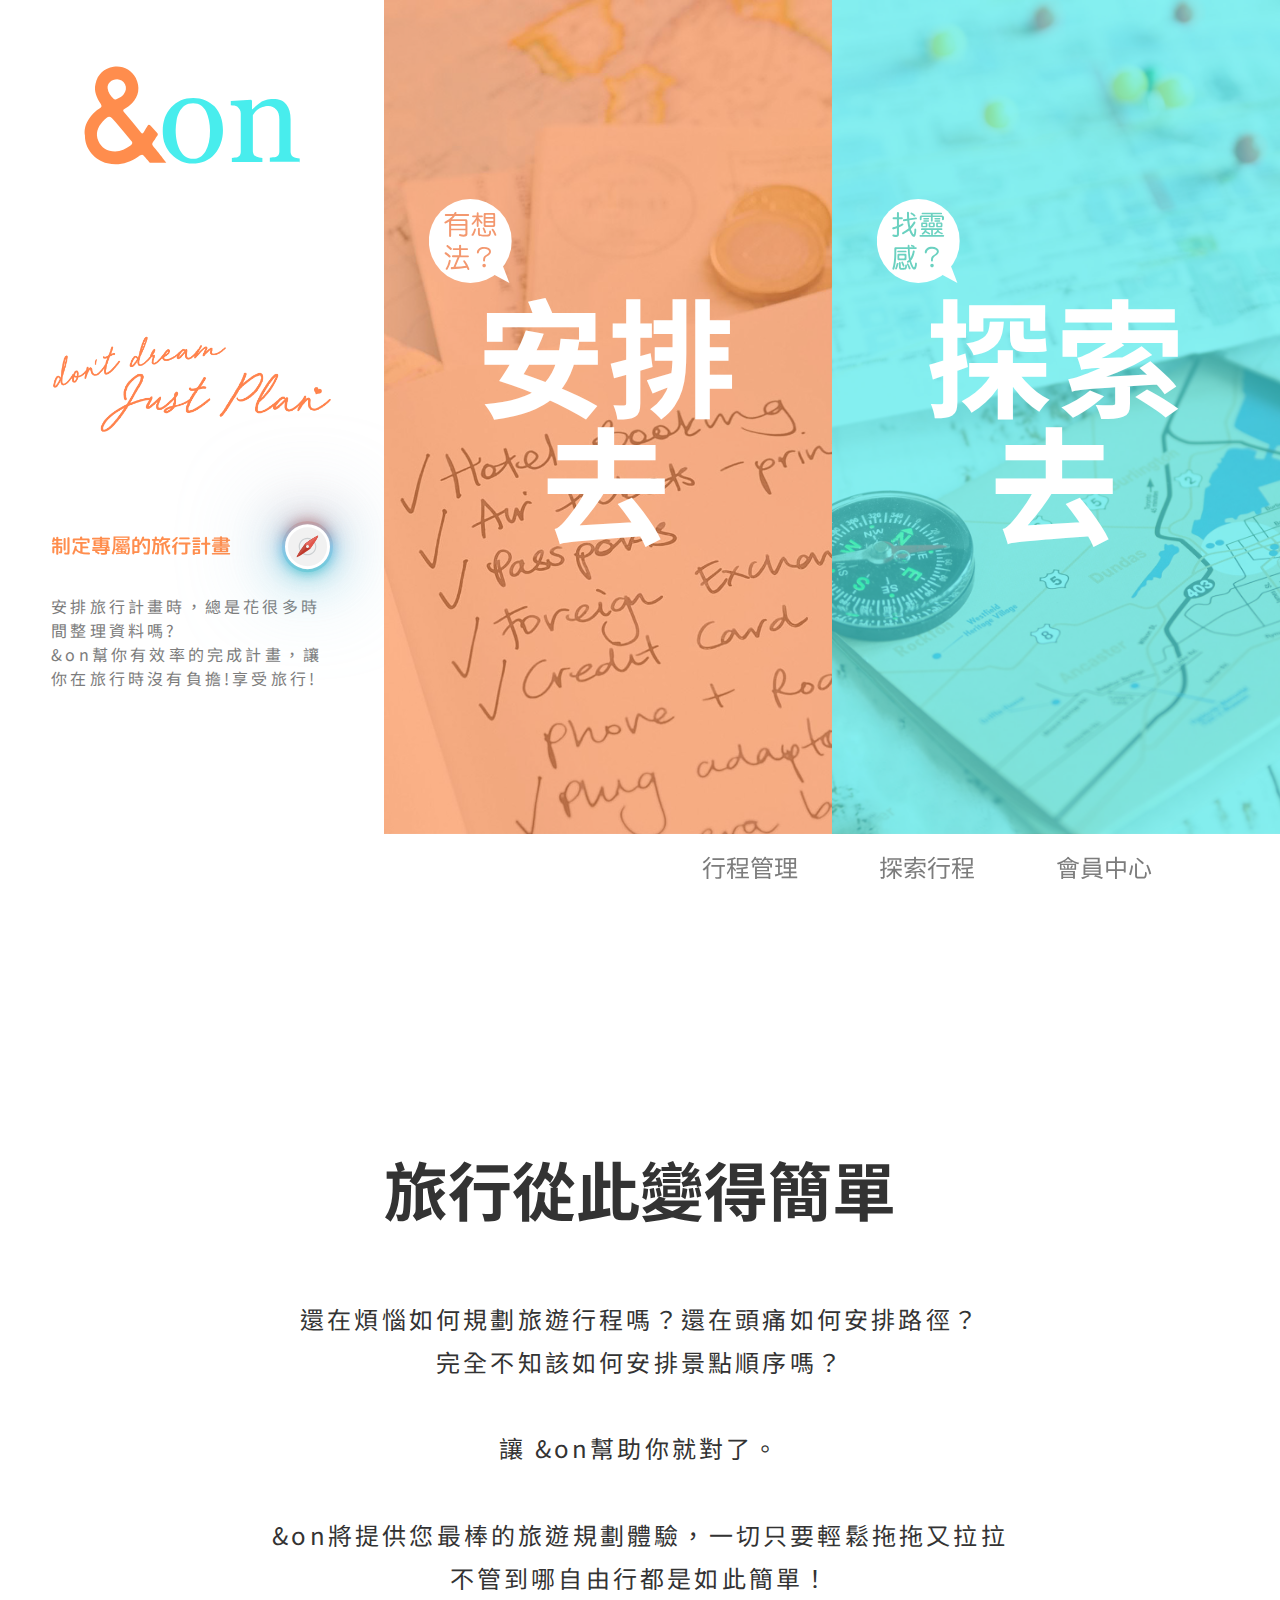
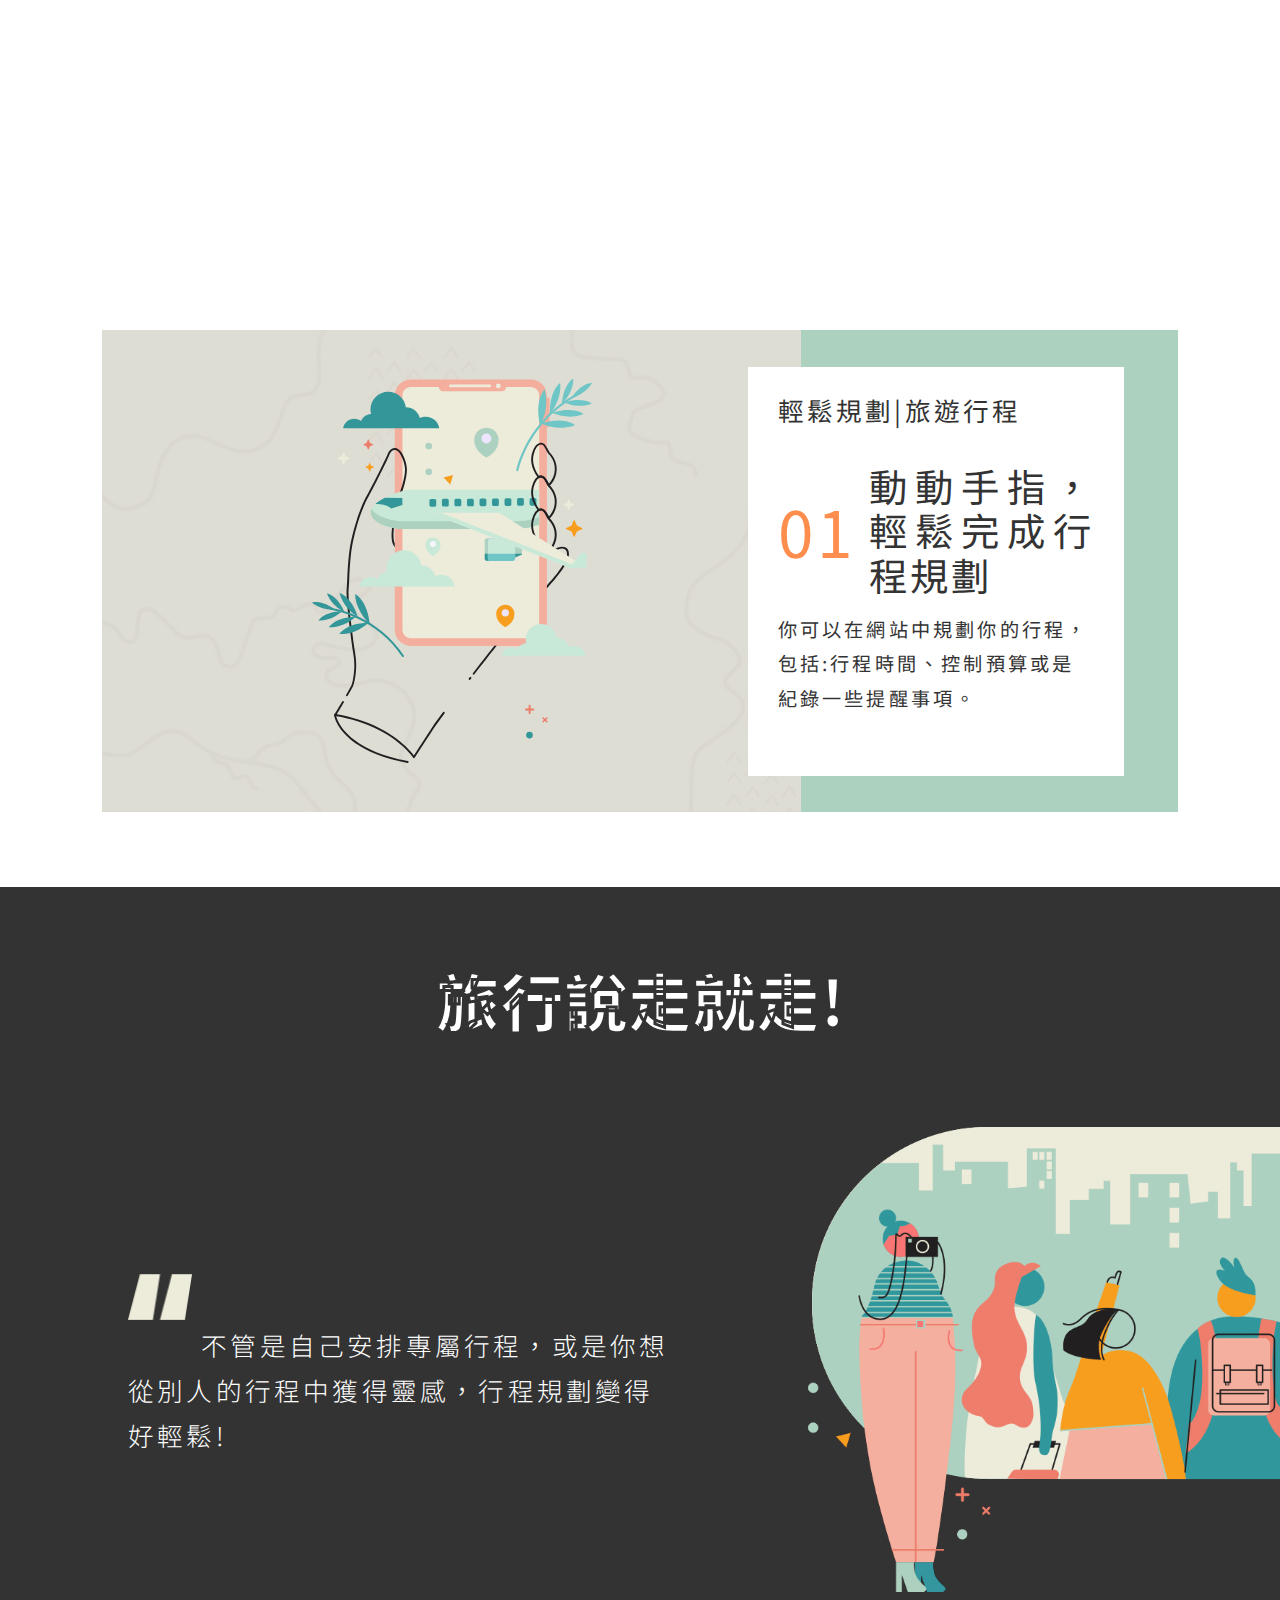
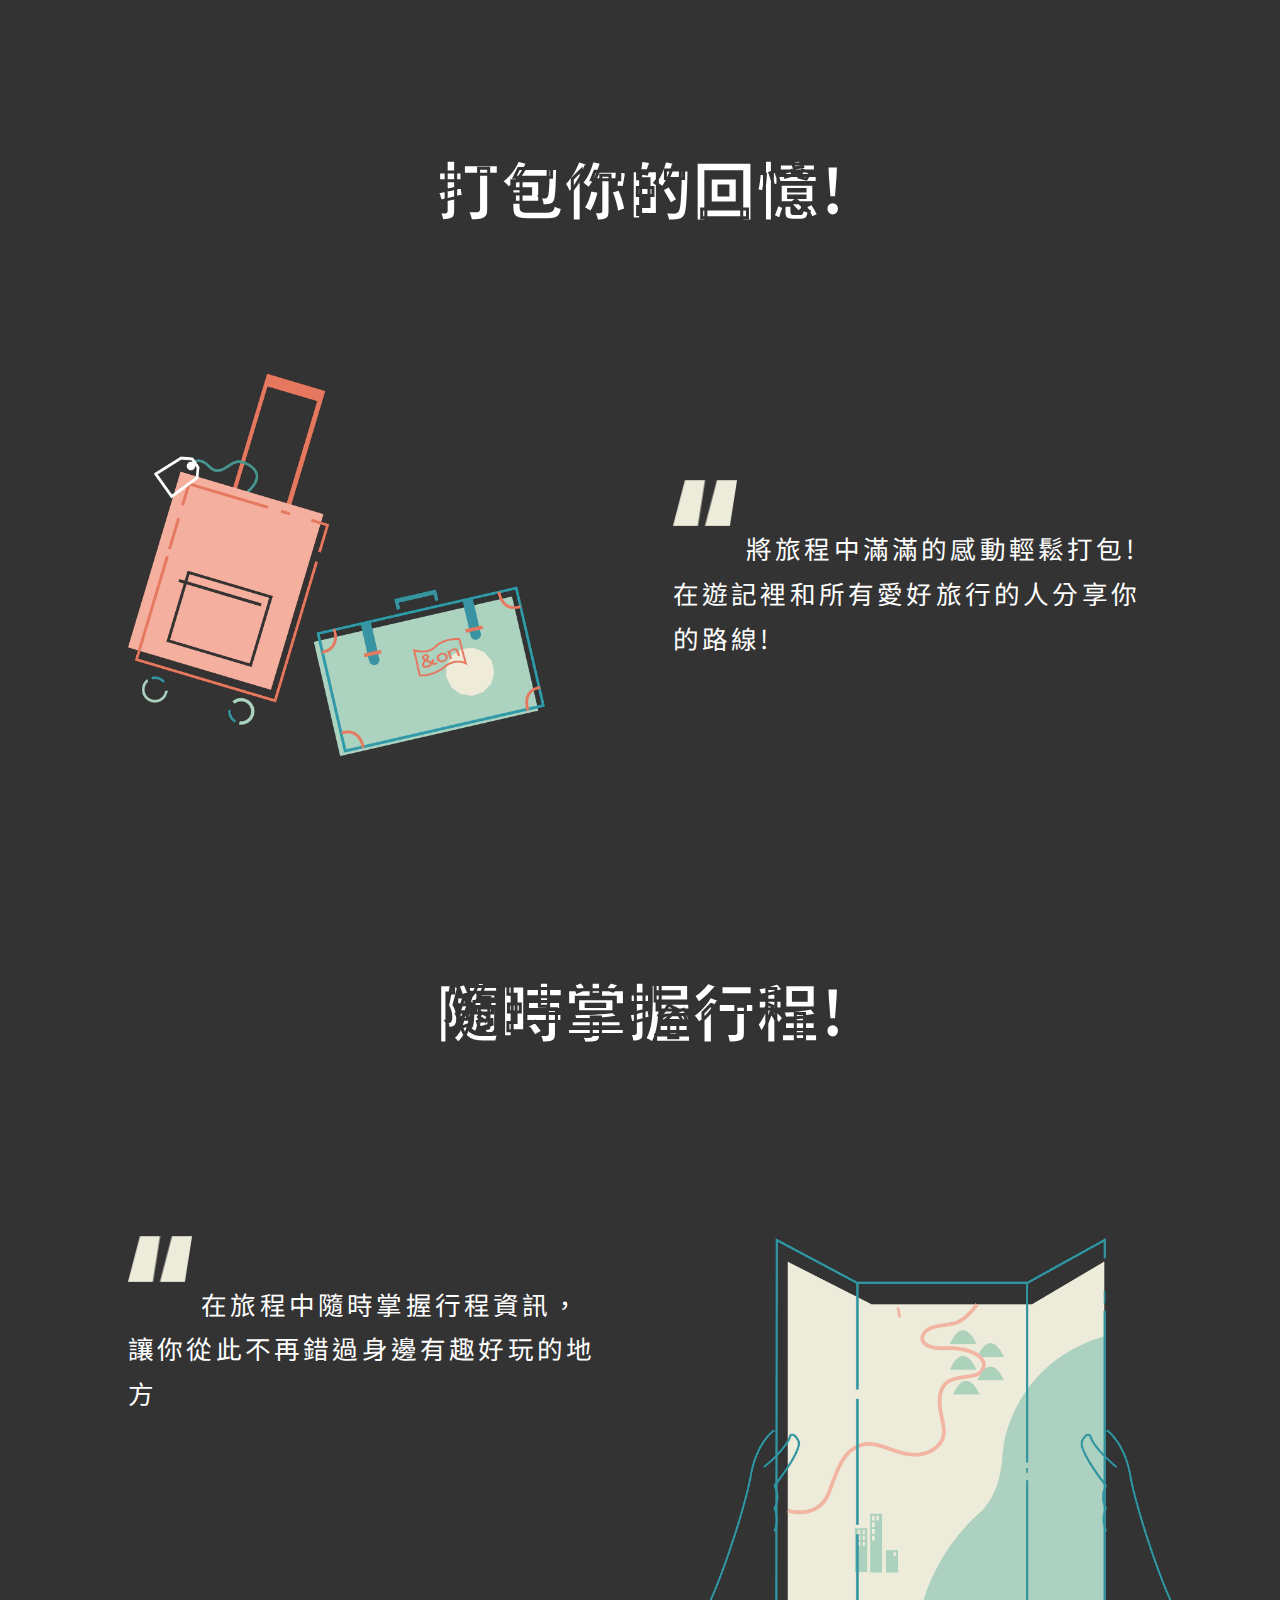
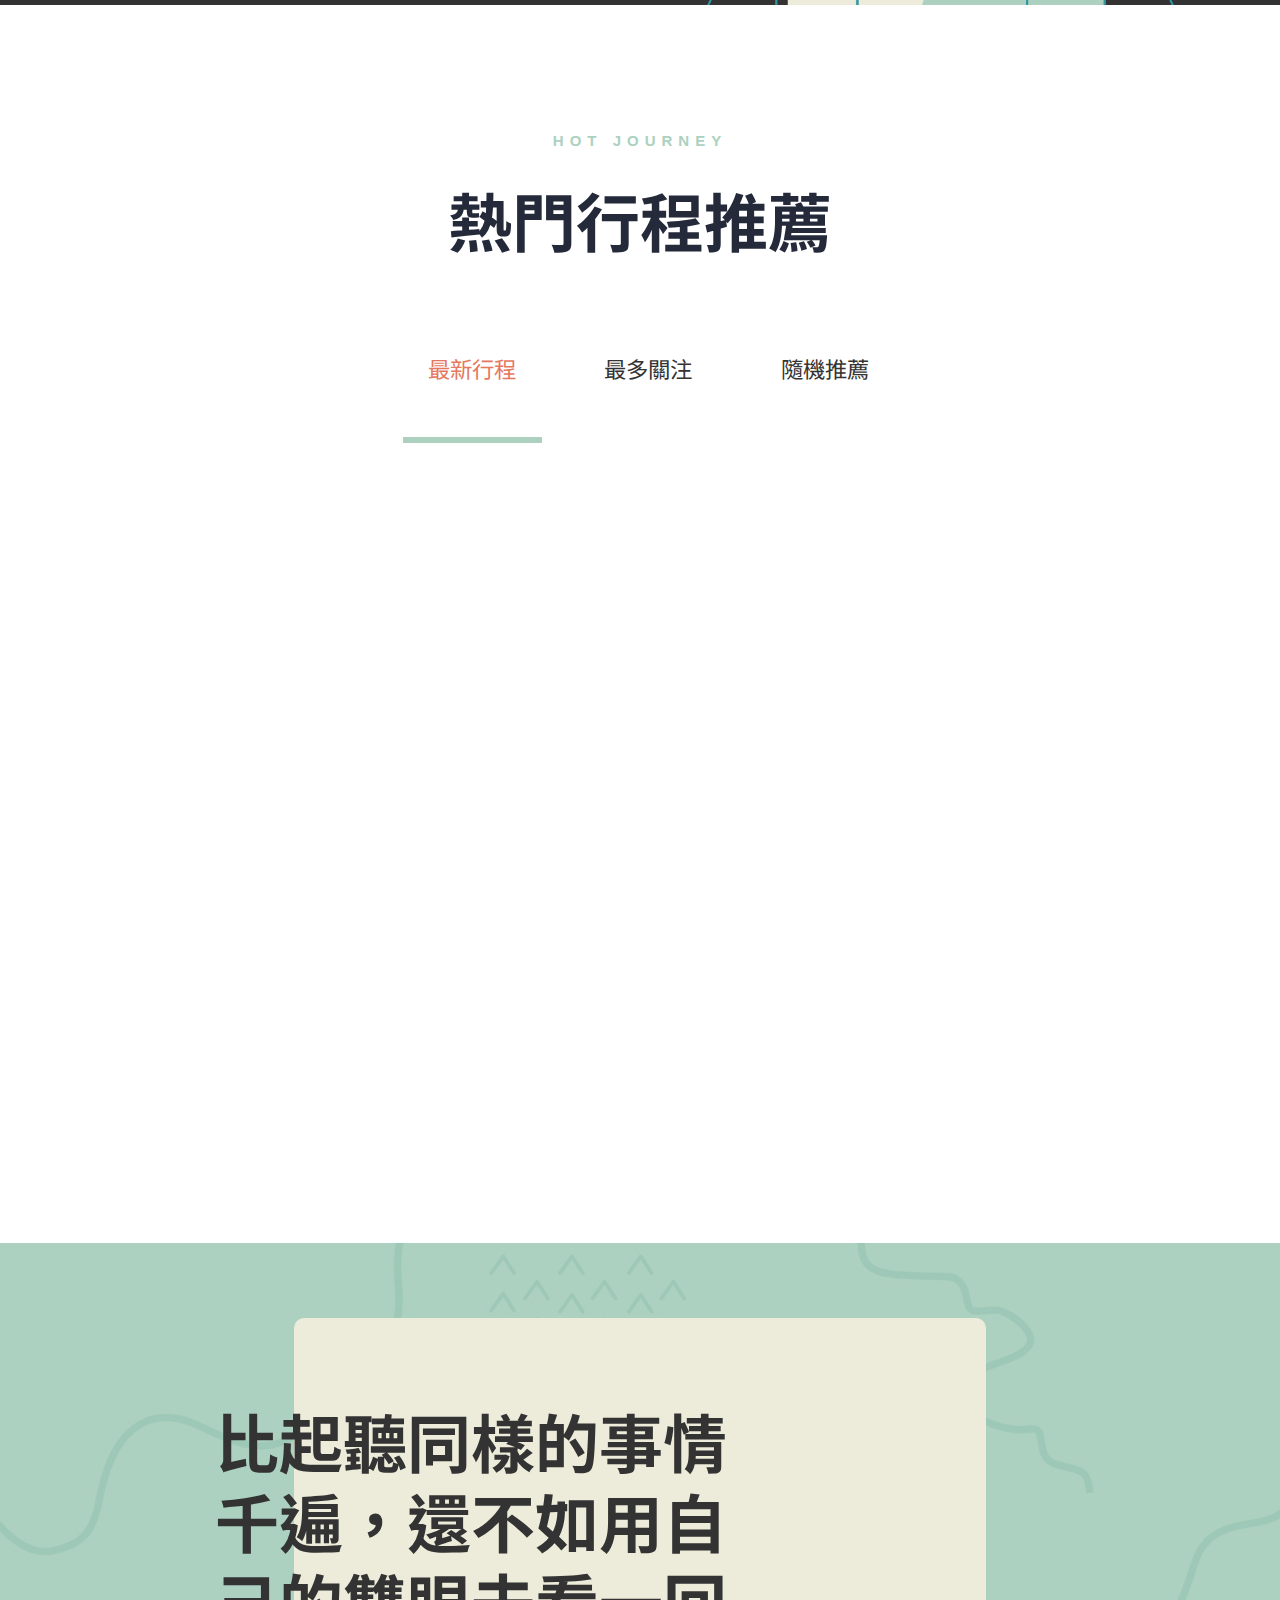
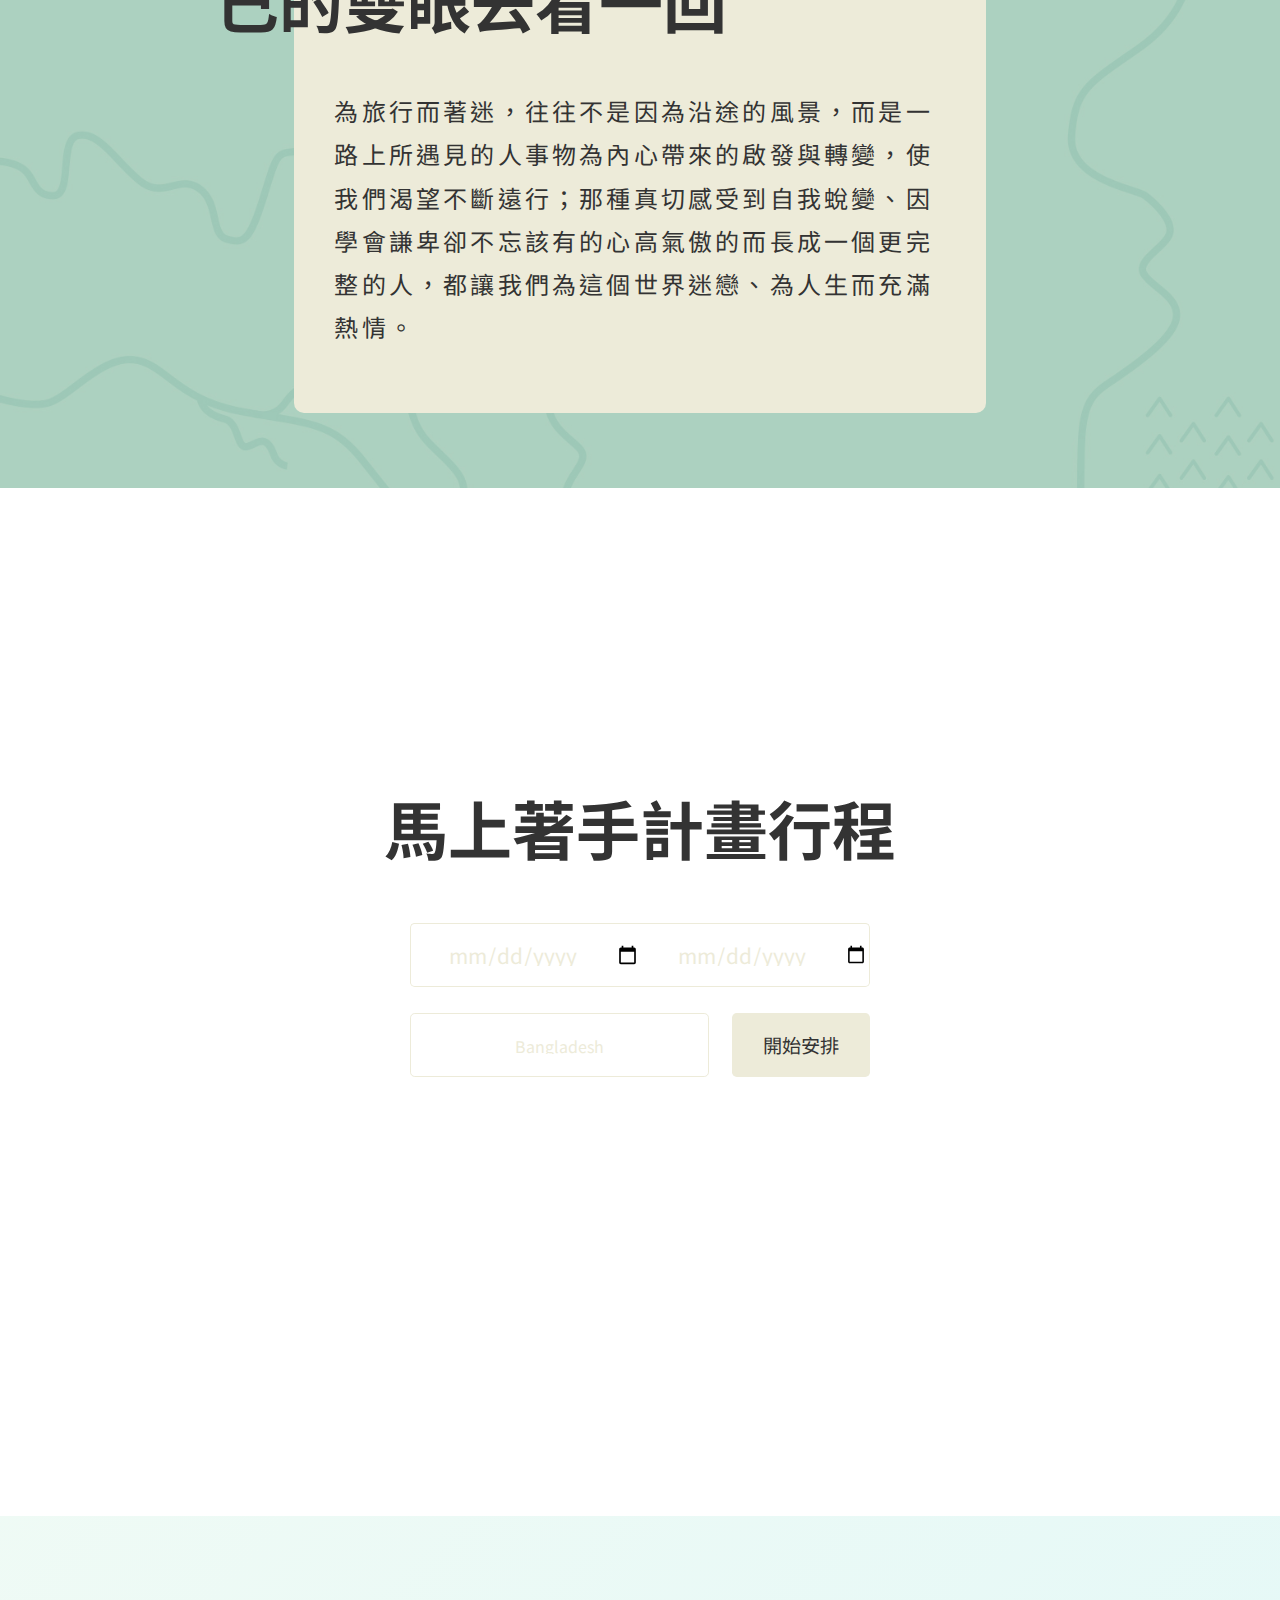
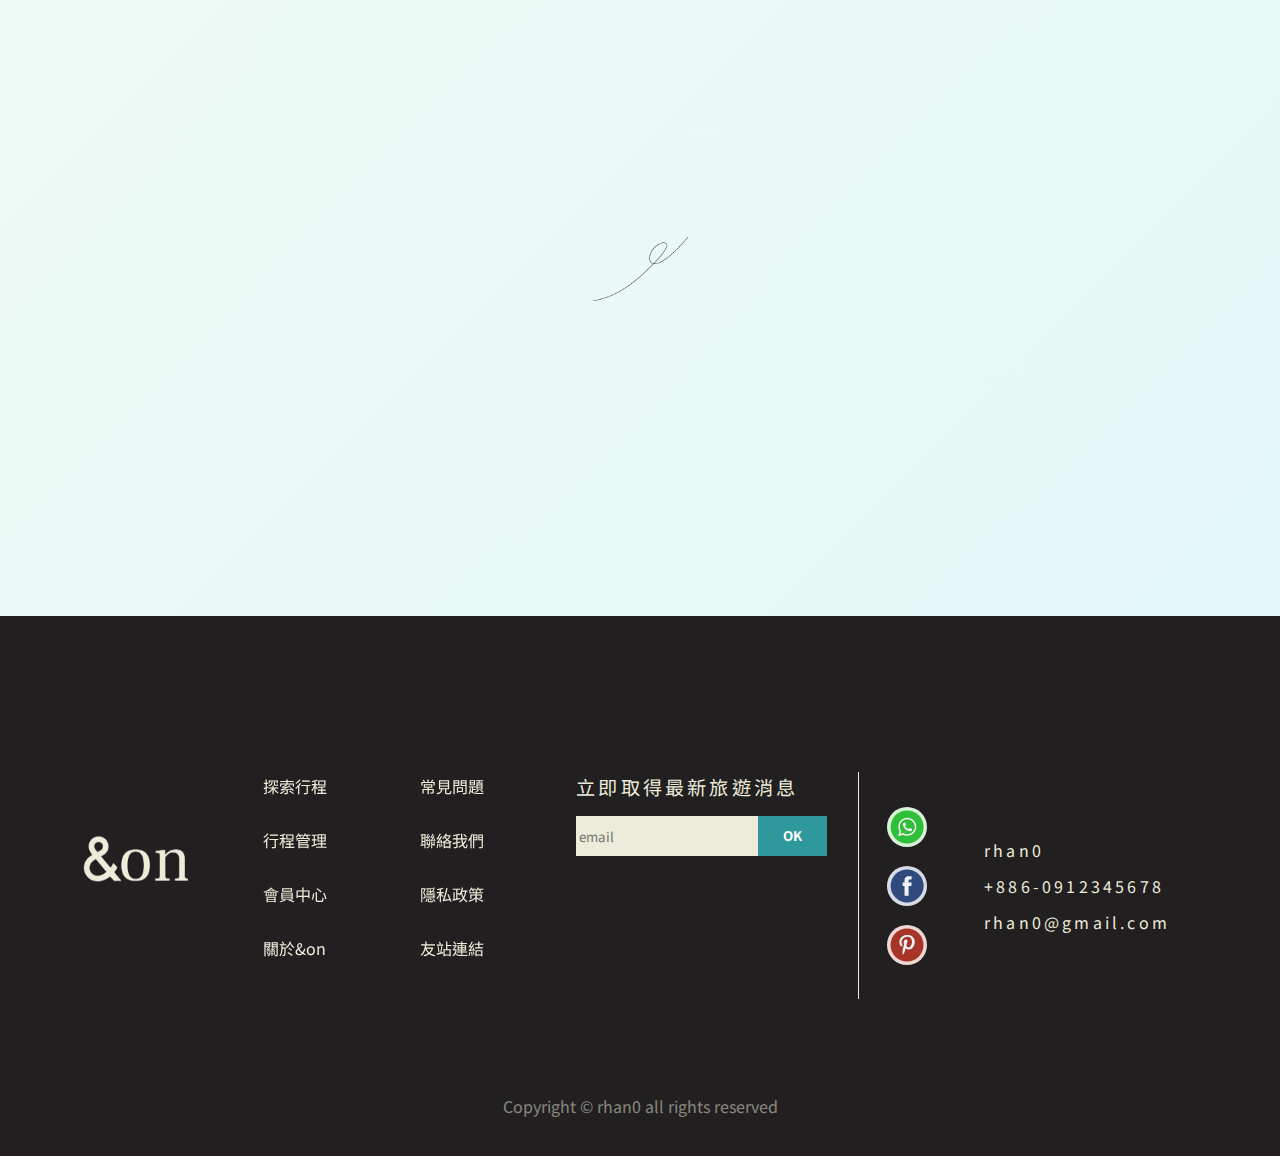
<file: index.html>
<!DOCTYPE html>
<html lang="zh-Hant">

<head>
    <meta charset="UTF-8">
    <meta name="viewport" content="width=device-width, initial-scale=1.0">
    <meta http-equiv="X-UA-Compatible" content="ie=edge">
    <link rel="stylesheet" href="./css/index.css">
    <link rel="shortcut icon" type="image/gif" href="./plugin/I-Miss-You-master/favicon.ico">
    <title>&on | 旅遊規劃、分享</title>
    <!-- I miss you -->
    <link rel="shortcut icon" type="image/gif" href="plugin/I-Miss-You-master/favicon.ico" />
    <script src="https://ajax.googleapis.com/ajax/libs/jquery/1.11.3/jquery.min.js"></script>
    <script src="plugin/I-Miss-You-master/jquery.iMissYou.js"></script>
</head>

<body>
    <!-- View1:Opnening -->
    <div id="container_top" class="toppage">
        <!-- header -->
        <header id="header" class="header_index">
            <div class="contents flex">
                <h1>
                    <a href="./index.html">
                        <img src="./img/andOn-Logo.svg" alt="">
                    </a>
                </h1>
                <nav>
                    <ul class="flex">
                        <li> <a href="./myjourney.html">行程管理</a> </li>
                        <li> <a href="./explore.html">探索行程</a> </li>
                        <li> <a href="#">會員中心</a> </li>
                    </ul>
                </nav>
            </div>
        </header>
        <!-- View1-contents -->
        <div class="topwrapper flex">
            <div class="top1">
                <h2>
                    <img src="./img/andOn-Logo.svg" alt="&on | 旅遊規劃、分享" width="247" height="50">
                </h2>
                <div class="top_about">
                    <div class="top_about_inner">
                        <h3>
                            <img src="./img/dontdream-justplan.png" alt="dontdream justplan！" width="258.25"
                                height="96.5">
                        </h3>
                        <a href="#" class="top_about_btn">制定專屬的旅行計畫
                            <span>
                                <span></span>
                                <span></span>
                                <span></span>
                                <span></span>
                            </span>
                        </a>
                        <p>
                            安排旅行計畫時，總是花很多時間整理資料嗎?<br>&on幫你有效率的完成計畫，讓你在旅行時沒有負擔!享受旅行!
                        </p>

                    </div>
                </div>
            </div>
            <!-- Btn:go Planing -->
            <div class="top2 top_root">
                <a href="./my-plan-dashboard.html">
                    <div class="top_root_main">
                        <div class="ico_co">
                            <img src="./img/icons/ico_c1.svg" alt="">
                        </div>
                        <p>安排<br>去</p>
                    </div>
                </a>
            </div>
            <!-- Btn: go explore -->
            <div class="top3 top_root">
                <a href="./explore.html">
                    <div class="top_root_main">
                        <div class="ico_co">
                            <img src="./img/icons/ico_c2.svg" alt="">
                        </div>
                        <p>探索<br>去</p>
                    </div>
                </a>
            </div>
        </div>
        <!-- mobile Navbar -->
        <div id="navbar" class="navbar">
            <div class="contents flex">
                <a id="moreBtn">
                    <span id="more_nav_box" class="more_nav_box">
                        <!-- <img src="./img/icons/nav-icon-more.svg" alt=""> -->
                        <button class="more_nav">
                            <span></span>
                            <span></span>
                            <span></span>
                        </button>
                        <!-- <p>選項</p> -->
                    </span>
                </a>
                <a href="./my-plan-dashboard.html" id="planDashboard">
                    <span>
                        <img src="./img/icons/nav-icon-plan.svg" alt="">
                        <!-- <p>規劃</p> -->
                    </span>
                </a>
                <a href="./explore.html" id="explore">
                    <span>
                        <img src="./img/icons/nav-icon-explore.svg" alt="">
                        <!-- <p>探索</p> -->
                    </span>
                </a>
            </div>
        </div>
        <div id="navbar_ctn" class="navbar_ctn">
            <div id="white_space"></div>
            <h3 class="navbar_title">更多選項</h3>
            <ul class="navbar_menu">
                <li> <a href="./index.html">首頁</a> </li>
                <li> <a href="./my-plan-dashboard.html">安排行程</a> </li>
                <li> <a href="./explore.html"> 探索行程</a></li>
                <li> <a href="./myjourney.html">行程管理</a> </li>
                <li> <a href="./myjourney.html">收藏最愛</a> </li>
                <li> <a href="#">會員中心</a> </li>
                <li> <a href="#">關於&on</a> </li>
            </ul>
        </div>
        <!-- mobile Navbar END -->
    </div>


    <main>
        <!-- View2:intro_page -->
        <div id="container_intro" class="intro_page">
            <div class="intro_wrapper">
                <div class="statement_box">
                    <h2>旅行從此變得簡單</h2>
                    <p>還在煩惱如何規劃旅遊行程嗎？還在頭痛如何安排路徑？
                        <br>完全不知該如何安排景點順序嗎？
                        <br>
                        <br>讓 &on幫助你就對了。
                        <br>
                        <br>&on將提供您最棒的旅遊規劃體驗，一切只要輕鬆拖拖又拉拉
                        <br>不管到哪自由行都是如此簡單！
                    </p>
                </div>
            </div>
        </div>

        <!-- View3:feature_page -->
        <div id="container_feature" class="feature_page">
            <div class="feature_wrapper">
                <div class="feature_wrapper_img">
                    <div class="pic-img on">
                        <a href="#">
                            <img src="./img/andon-map.jpg" alt="#">
                        </a>
                    </div>
                </div>
                <div class="feature_wrapper_tex">
                    <div class="feature_wrapper_tex_wp">
                        <div class="pic_txt on">
                            <div class="txtWp">
                                <p class="tl">輕鬆規劃<span class="tls1">|旅遊行程</span></p>
                            </div>
                            <h3 class="tl3 nm nm1">
                                <p>動動手指，輕鬆完成行程規劃</p>
                            </h3>
                            <p class="txt">你可以在網站中規劃你的行程，包括:行程時間、控制預算或是紀錄一些提醒事項。</p>
                        </div>
                    </div>
                </div>
            </div>
        </div>

        <!-- View4:dtal_page -->
        <div id="container_dtal" class="dtal_page">
            <div class="dtal_wrapper">
                <div class="dtal_item">
                    <div class="dtal_item_inner">
                        <div class="dtal_img"><img src="./img/detal-planningit.gif" alt=""></div>
                        <h2>旅行說走就走!</h2>
                        <h3 class="dtal_title"> <span></span> 不管是自己安排專屬行程，或是你想從別人的行程中獲得靈感，行程規劃變得好輕鬆!</h3>
                    </div>
                    <div id="pinIt" class="dtal_item_inner">
                        <div class="dtal_img left"><img src="./img/detal-package.gif" alt=""></div>
                        <h2>打包你的回憶!</h2>
                        <h3 class="dtal_title"> <span></span> 將旅程中滿滿的感動輕鬆打包!在遊記裡和所有愛好旅行的人分享你的路線!</h3>
                    </div>
                    <div class="dtal_item_inner">
                        <div class="dtal_img center">
                            <!-- add PIN animation -->
                            <div class='pin' id="pin"></div>
                            <div class='pulse' id="pulse"></div>
                            <img src="./img/detal-mapping.gif" alt="">
                        </div>
                        <h2>隨時掌握行程!</h2>
                        <h3 class="dtal_title"> <span></span> 在旅程中隨時掌握行程資訊，讓你從此不再錯過身邊有趣好玩的地方</h3>
                    </div>
                </div>
            </div>
        </div>
        <!-- View5:hotjourney_page -->
        <div id="container_hotSlider" class="hotjourney_page">
            <div class="slider_selection">
                <h2 class="slider_selection_top">
                    <span class="title_sub">Hot Journey</span>
                    <span class="title_1">熱門行程推薦</span>
                </h2>
                <!-- hotjourney_page_Tab -->
                <div class="slider_selection_tab">
                    <div id="dropdown_mobile_btn" class="dropdown_mobile">
                        <button class="btn">
                            <span class="caret"></span>
                            <span class="btn_inner">
                                <span>最新行程</span>
                            </span>
                        </button>
                        <div id="dropdown_menu" class="dropdown_menu">
                            <div class="dropdown_menu_inner">
                                <div class="tab_item active">
                                    <span>最新行程</span>
                                </div>
                                <div class="tab_item">
                                    <span>最多關注</span>
                                </div>
                                <div class="tab_item">
                                    <span>隨機推薦</span>
                                </div>
                            </div>
                        </div>
                    </div>
                    <div class="dropdown_menu_desk">
                        <div class="dropdown_menu_inner">
                            <div id="tab1" class="tab_item slider_selection_tab_item active">
                                <span>最新行程</span>
                            </div>
                            <div id="tab2" class="tab_item slider_selection_tab_item ">
                                <span>最多關注</span>
                            </div>
                            <div id="tab3" class="tab_item slider_selection_tab_item ">
                                <span>隨機推薦</span>
                            </div>
                        </div>
                    </div>
                </div>
                <!-- slider_container -->
                <div id="slider_selection" class="slider_container">
                    <div id="slider_nav" class="slider_nav">
                        <div class="slider_nav_container">
                            <div class="slider_nav_buttons">
                                <button class="slider_nav_item slider_nav_item_next" id="slider_selection_next">
                                    <div class="slider_nav_item_icon_container">
                                        <span class="slider_nav_item_icon_1"><span class="icon_fleche"></span></span>
                                        <span class="slider_nav_item_icon_2"><span class="icon_fleche"></span></span>
                                    </div>
                                </button>
                                <button class="slider_nav_item slider_nav_item_prev" id="slider_selection_prev">
                                    <div class="slider_nav_item_icon_container">
                                        <span class="slider_nav_item_icon_1"><span class="icon_fleche"></span></span>
                                        <span class="slider_nav_item_icon_2"><span class="icon_fleche"></span></span>
                                    </div>
                                </button>
                            </div>
                            <div class="slider_nav_pagination">
                                <span id="pageNumNow" class="slider_nav_page"></span>
                                <span class="slider_nav_total">/6</span>
                            </div>
                            <div class="slider_progress slider_nav_progress" id="slider_selection_progress">
                                <div id="slider_progress_inner" class="slider_progress_inner"></div>
                            </div>
                        </div>
                    </div>
                    <div id="slider_tab1" class="slider_selection_slides">
                        <span class="pocket_border"></span>
                        <span class="pocket"></span>
                        <div class="slider_selection_item" data-num="1" style="transform:translateX(-395px)">
                            <a href="#" class="slider_selection_card">
                                <div class="slider_selection_card_img">
                                    <img src="./img/okinawa1.jpg" alt="okinawa">
                                </div>
                                <div id="userCard_1" class="slider_selection_card_content">
                                    <span></span>
                                    <div class="card_name">
                                        <h3 class="slider_selection_card_title">沖繩四天三夜遊</h3>
                                        <p class="slider_selection_card_desc">Japan Okinawa</p>
                                    </div>
                                    <div class="slider_selection_card_infos Okinawa">
                                        <span></span>
                                        <p>2019/09/11</p>
                                        <span></span>
                                        <span></span>
                                    </div>
                                </div>
                                <div class="slider_selection_card_button">
                                    <span>立即查看</span>
                                </div>
                            </a>
                        </div>
                        <div class="slider_selection_item" data-num="2" style="transform:translateX(0px)">
                            <a href="#" class="slider_selection_card">
                                <div class="slider_selection_card_img">
                                    <img src="./img/Hallstatt_Austria.jpg" alt="Hallstatt_Austria">
                                </div>
                                <div id="userCard_2" class="slider_selection_card_content">
                                    <span></span>
                                    <div class="card_name">
                                        <h3 class="slider_selection_card_title">奧地利絕美小鎮</h3>
                                        <p class="slider_selection_card_desc">Austria Hallstatt</p>
                                    </div>
                                    <div class="slider_selection_card_infos Hallstatt">
                                        <span></span>
                                        <p>2019/09/11</p>
                                        <span></span>
                                        <span></span>
                                    </div>
                                </div>
                                <div class="slider_selection_card_button">
                                    <span>立即查看</span>
                                </div>
                            </a>
                        </div>
                        <div class="slider_selection_item" data-num="3" style="transform:translateX(395px)">
                            <a href="#" class="slider_selection_card">
                                <div class="slider_selection_card_img">
                                    <img src="./img/Iceland.jpg" alt="Iceland">
                                </div>
                                <div id="userCard_3" class="slider_selection_card_content">
                                    <span></span>
                                    <div class="card_name">
                                        <h3 class="slider_selection_card_title">冰島12天自住行</h3>
                                        <p class="slider_selection_card_desc">Iceland</p>
                                    </div>
                                    <div class="slider_selection_card_infos Iceland">
                                        <span></span>
                                        <p>2019/09/11</p>
                                        <span></span>
                                        <span></span>
                                    </div>
                                </div>
                                <div class="slider_selection_card_button">
                                    <span>立即查看</span>
                                </div>
                            </a>
                        </div>
                        <div class="slider_selection_item" data-num="4" style="transform:translateX(790px)">
                            <a href="#" class="slider_selection_card">
                                <div class="slider_selection_card_img">
                                    <img src="./img/kyoto.jpg" alt="kyoto">
                                </div>
                                <div id="userCard_4" class="slider_selection_card_content">
                                    <span></span>
                                    <div class="card_name">
                                        <h3 class="slider_selection_card_title">京阪神5日遊</h3>
                                        <p class="slider_selection_card_desc">Japan Kei han shin</p>
                                    </div>
                                    <div class="slider_selection_card_infos Kei_han_shin">
                                        <span></span>
                                        <p>2019/09/11</p>
                                        <span></span>
                                        <span></span>
                                    </div>
                                </div>
                                <div class="slider_selection_card_button">
                                    <span>立即查看</span>
                                </div>
                            </a>
                        </div>
                        <div class="slider_selection_item" data-num="5" style="transform:translateX(1185px)">
                            <a href="#" class="slider_selection_card">
                                <div class="slider_selection_card_img">
                                    <img src="./img/okinawa1.jpg" alt="okinawa">
                                </div>
                                <div id="userCard_5" class="slider_selection_card_content">
                                    <span></span>
                                    <div class="card_name">
                                        <h3 class="slider_selection_card_title">沖繩四天三夜遊</h3>
                                        <p class="slider_selection_card_desc">Japan Okinawa</p>
                                    </div>
                                    <div class="slider_selection_card_infos Okinawa">
                                        <span></span>
                                        <p>2019/09/11</p>
                                        <span></span>
                                        <span></span>
                                    </div>
                                </div>
                                <div class="slider_selection_card_button">
                                    <span>立即查看</span>
                                </div>
                            </a>
                        </div>
                        <div class="slider_selection_item" data-num="6" style="transform:translateX(1580px)">
                            <a href="#" class="slider_selection_card">
                                <div class="slider_selection_card_img">
                                    <img src="./img/okinawa1.jpg" alt="okinawa">
                                </div>
                                <div id="userCard_5" class="slider_selection_card_content">
                                    <span></span>
                                    <div class="card_name">
                                        <h3 class="slider_selection_card_title">沖繩之旅2</h3>
                                        <p class="slider_selection_card_desc">Japan Okinawa</p>
                                    </div>
                                    <div class="slider_selection_card_infos Okinawa">
                                        <span></span>
                                        <p>2019/09/11</p>
                                        <span></span>
                                        <span></span>
                                    </div>
                                </div>
                                <div class="slider_selection_card_button">
                                    <span>立即查看</span>
                                </div>
                            </a>
                        </div>
                    </div>
                </div>
            </div>
        </div>
        <!-- View6:testimonial -->
        <div class="testimonial">
            <div class="testimonial_box">
                <h2 class="m_text">享受旅行</h2>
                <h2 class="text">比起聽同樣的事情千遍，還不如用自己的雙眼去看一回</h2>
                <p>為旅行而著迷，往往不是因為沿途的風景，而是一路上所遇見的人事物為內心帶來的啟發與轉變，使我們渴望不斷遠行；那種真切感受到自我蛻變、因學會謙卑卻不忘該有的心高氣傲的而長成一個更完整的人，都讓我們為這個世界迷戀、為人生而充滿熱情。
                </p>
            </div>
        </div>
        <!-- View7:callaction -->
        <div id="container_callaction" class="callaction">
            <div class="callaction_wrapper">
                <h2>馬上著手計畫行程</h2>
                <form action="./my-plan-dashboard.html" method="GET">
                    <div for="month" class="date_select">
                        <span class="caret"></span>
                        <input type="date" class="date_1st" placeholder="2019/9/28">
                    </div>
                    <div for="month" class="date_select">
                        <span class="caret"></span>
                        <input type="date" class="date_2nd" placeholder="2019/9/28">
                    </div>
                    <div class="callaction_down">
                        <div class="country_select">
                            <span class="caret"></span>
                            <div>
                                <select id="country" name="country" class="form_control">
                                </select>
                            </div>
                        </div>
                        <div class="action_btn_box">
                            <input type="button" class="callaction_btn" value="開始安排"">
                        </div>
                     </div>
                </form>
            </div>
        </div>

        <!-- View8:whitespace -->
        <section>
                <div class=" whitespace">
                            <div class="marusen"></div>
                        </div>
                        </section>
    </main>
    <footer>
        <!-- View9：footer -->

        <div class="footer">
            <div class="viewport">
                <div class="footer-s1">
                    <a href="./index.html" class="logo"></a>
                </div>
                <div class="footer-content">
                    <ul>
                        <li><a href="./explore.html"">探索行程</a></li>
                        <li><a href=" ./myjourney.html">行程管理 </a> </li> <li> <a href="#">會員中心</a> </li>
                        <li> <a href="#">關於&on</a> </li>
                        <li> <a href="#">常見問題</a> </li>
                        <li> <a href="#">聯絡我們</a> </li>
                        <li> <a href="#">隱私政策</a> </li>
                        <li> <a href="#">友站連結</a> </li>
                    </ul>
                    <div class="footer-emailbox">
                        <p>立即取得最新旅遊消息</p>
                        <form class="email-all">
                            <input type="email" placeholder="email" class="email-input">
                            <input type="submit" class="email-submit" value="OK">
                        </form>
                    </div>
                </div>
                <div class="social-icon">
                    <span></span>
                    <span></span>
                    <span></span>
                </div>
                <div class="rhan">
                    <p>rhan0</p>
                    <p>+886-0912345678</p>
                    <p>rhan0@gmail.com</p>
                </div>
                <div class="copyReight">Copyright &copy; rhan0 all rights reserved</div>
            </div>
        </div>
    </footer>
    <!-- I miss you -->
    <script type="text/javascript" src="plugin/I-Miss-You-master/miss-you.js"></script>
    <script type="text/javascript" src="./js/fixedHeaderToTop.js"></script>
    <script type="text/javascript" src="./js/scrollEvent.js"></script>
    <script type="text/javascript" src="./js/show_menu.js"></script>
    <script type="text/javascript" src="./js/click_slider.js"></script>
    <!-- <script type="text/javascript" src="./js/m_slider.js"></script> -->
    <script type="text/javascript" src="./js/country_select.js"></script>
    <script>
        window.onscroll = function () {
            scrollTop() //fixedHeaderToTop.js
            mapDrop(); //pin.js
            hotPlanSlider(); //show_menu.js
        };
        showMenu(); //show_menu.js
        hambgrMenu(); //show_menu.js
    </script>
</body>

</html>
</file>
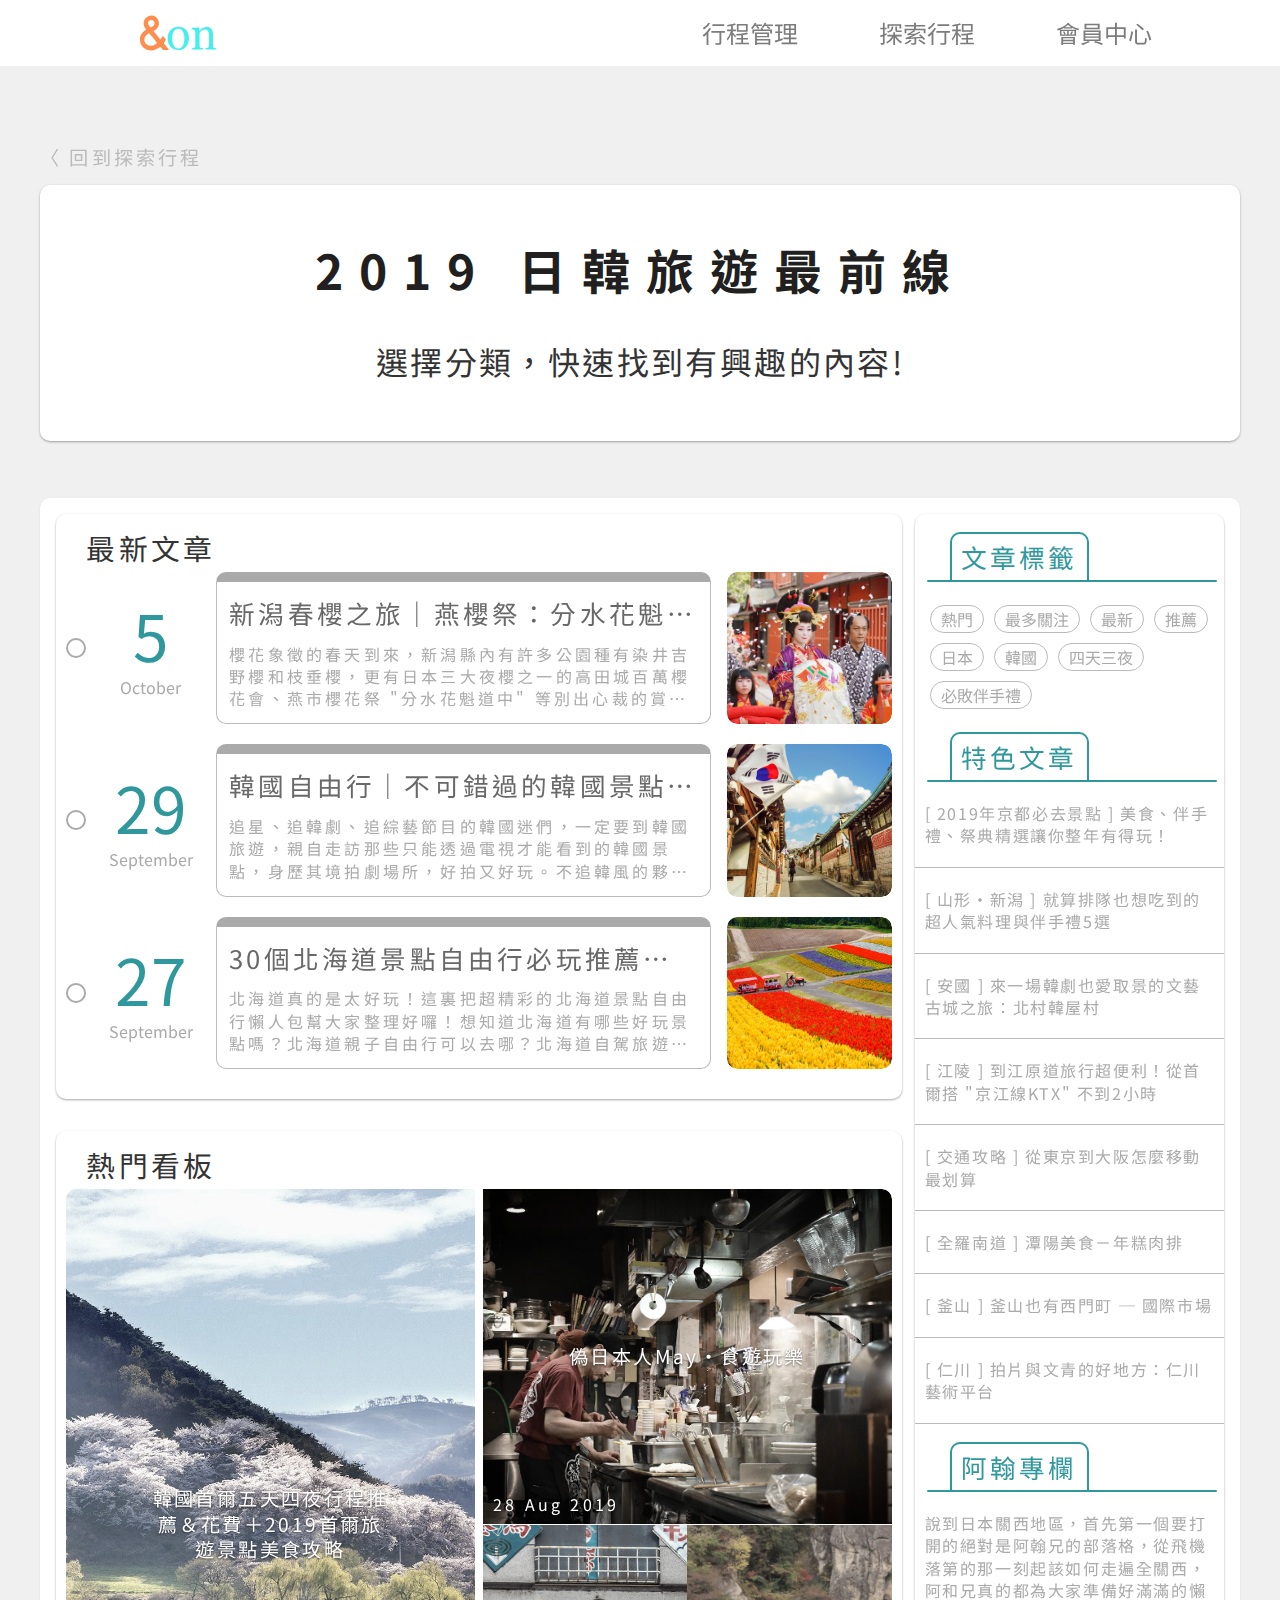
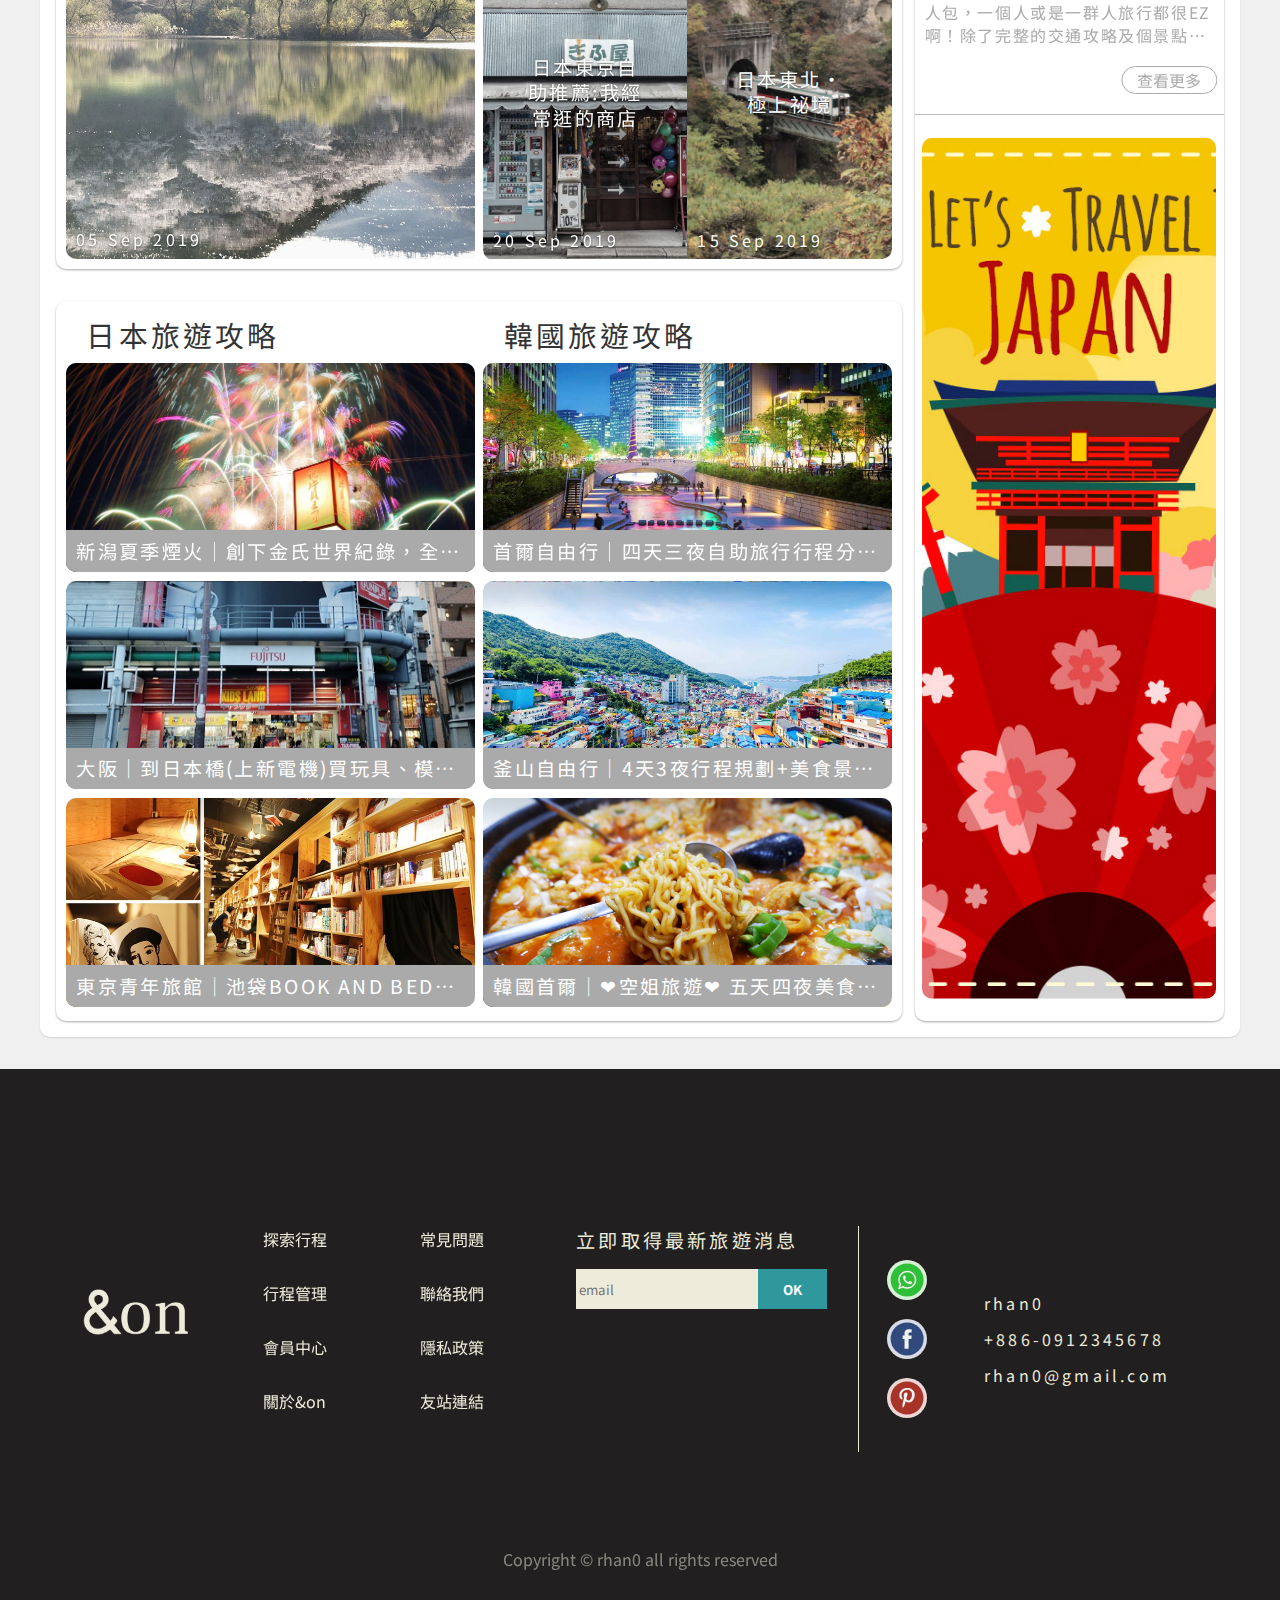
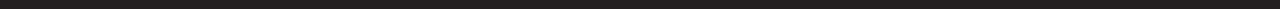
<file: explore-catelory.html>
<!DOCTYPE html>
<html lang="zh-hant">

<head>
    <meta charset="UTF-8">
    <meta name="viewport" content="width=device-width, initial-scale=1.0">
    <meta http-equiv="X-UA-Compatible" content="ie=edge">
    <title>2019日韓旅遊最前線 | 探索行程 | &on | 旅遊規劃、分享</title>
    <link href="https://fonts.googleapis.com/css?family=Noto+Sans+TC&display=swap" rel="stylesheet">
    <link href="https://fonts.googleapis.com/css?family=Josefin+Sans&display=swap" rel="stylesheet">
    <link rel="stylesheet" href="css/explore/explore-catelory/explore-catelory.css">
    <!-- I miss you -->
    <link rel="shortcut icon" type="image/gif" href="plugin/I-Miss-You-master/favicon.ico" />
    <script src="https://ajax.googleapis.com/ajax/libs/jquery/1.11.3/jquery.min.js"></script>
    <script src="plugin/I-Miss-You-master/jquery.iMissYou.js"></script>
</head>

<body>
    <!-- 選單 -->
    <header>
        <div id="header" class="header_index">
            <div class="contents flex">
                <h1>
                    <a href="./index.html">
                        <img src="./img/andOn-Logo.svg" alt="">
                    </a>
                </h1>
                <nav>
                    <ul class="flex">
                        <li> <a href="./myjourney.html">行程管理</a> </li>
                        <li> <a href="./explore.html">探索行程</a> </li>
                        <li> <a href="#">會員中心</a> </li>
                    </ul>
                </nav>
            </div>
        </div>
       
    </header>

    <main>
        <!-- mobile Navbar -->
        <div id="navbar" class="navbar">
            <div class="contents flex">
                <a id="moreBtn">
                    <span id="more_nav_box" class="more_nav_box">
                        <!-- <img src="./img/icons/nav-icon-more.svg" alt=""> -->
                        <button class="more_nav">
                            <span></span>
                            <span></span>
                            <span></span>
                        </button>
                        <!-- <p>選項</p> -->
                    </span>
                </a>
                <a href="./my-plan-dashboard.html" id="planDashboard">
                    <span>
                        <img src="./img/icons/nav-icon-plan.svg" alt="">
                        <!-- <p>規劃</p> -->
                    </span>
                </a>
                <a href="./explore.html" id="explore">
                    <span>
                        <img src="./img/icons/nav-icon-explore.svg" alt="">
                        <!-- <p>探索</p> -->
                    </span>
                </a>
            </div>
        </div>
        <div id="navbar_ctn" class="navbar_ctn">
            <div id="white_space"></div>
            <h3 class="navbar_title">更多選項</h3>
            <ul class="navbar_menu">
                <li> <a href="./index.html">首頁</a> </li>
                <li> <a href="./my-plan-dashboard.html">安排行程</a> </li>
                <li> <a href="./explore.html"> 探索行程</a></li>
                <li> <a href="./myjourney.html">行程管理</a> </li>
                <li> <a href="./myjourney.html">收藏最愛</a> </li>
                <li> <a href="#">會員中心</a> </li>
                <li> <a href="#">關於&on</a> </li>
            </ul>
        </div>
        <!-- mobile Navbar END -->
        <!-- top-header -->
        <section>
            <div class="header">
                <div class="bac-btn-box flex-column-center">
                    <a href="explore.html">回到探索行程</a>
                </div>
                <div class="header-box">
                    <h2>2019 日韓旅遊最前線</h2>
                    <div class="e_headText">
                        <h4>選擇分類，快速找到有興趣的內容!</h4>
                    </div>
                </div>
            </div>
        </section>
        <!-- explore-box -->
        <section>
            <div class="explore-box">
                <div class="right-box">
                    <!-- news -->
                    <article class="news-box">
                        <div class="content-box flex-column-sr">
                            <h3>最新文章</h3>
                            <a href="explore-journey.html" class="news-cat flex-row mag-botm">
                                <div class="dot-part"></div>
                                <div class="date flex-column-center text-center">
                                    <span class="bg-date">5</span>
                                    <span class="news-month">October</span>
                                </div>
                                <div class="news-item flex-column-center">
                                    <div class="news-title flex-column-center">
                                        <h3>新潟春櫻之旅｜燕櫻祭：分水花魁道中</h3>
                                        <p>櫻花象徵的春天到來，新潟縣內有許多公園種有染井吉野櫻和枝垂櫻，更有日本三大夜櫻之一的高田城百萬櫻花會、燕市櫻花祭 "分水花魁道中"
                                            等別出心裁的賞櫻活動，每年都吸引大量遊客前來感受不同的視覺饗宴。</p>
                                    </div>
                                </div>
                                <div class="news-item-pic">
                                    <div class="news-item-pic1"></div>
                                </div>
                            </a>
                            <a href="explore-journey.html" class="news-cat flex-row mag-botm">
                                <div class="dot-part"></div>
                                <div class="date flex-column-center text-center">
                                    <span class="bg-date">29</span>
                                    <span class="news-month">September</span>
                                </div>
                                <div class="news-item flex-column-center">
                                    <div class="news-title flex-column-center">
                                        <h3>韓國自由行｜不可錯過的韓國景點及住宿</h3>
                                        <p>追星、追韓劇、追綜藝節目的韓國迷們，一定要到韓國旅遊，親自走訪那些只能透過電視才能看到的韓國景點，身歷其境拍劇場所，好拍又好玩。不追韓風的夥伴也別擔心，光化門、東大門等歷史文化景點；明洞、梨大等逛街聖地；炸雞配啤酒、韓國烤肉等韓國美食，也是韓國自由行可以體驗韓國文化的地方唷。而且在冬天，更能來趟滑雪之旅，在台灣無法體會的樂趣，到韓國旅遊幫你實現！快來趟出國最超值的韓國自由行，AsiaYo
                                            民宿幫你完成超值之旅。</p>
                                    </div>
                                </div>
                                <div class="news-item-pic">
                                    <div class="news-item-pic2"></div>
                                </div>
                            </a>
                            <a href="explore-journey.html" class="news-cat flex-row mag-botm">
                                <div class="dot-part"></div>
                                <div class="date flex-column-center text-center">
                                    <span class="bg-date">27</span>
                                    <span class="news-month">September</span>
                                </div>
                                <div class="news-item flex-column-center">
                                    <div class="news-title flex-column-center">
                                        <h3>30個北海道景點自由行必玩推薦＆北海道自駕旅遊景點地圖彙整，就是愛上北海道</h3>
                                        <p>北海道真的是太好玩！這裏把超精彩的北海道景點自由行懶人包幫大家整理好囉！想知道北海道有哪些好玩景點嗎？北海道親子自由行可以去哪？北海道自駕旅遊動線規劃⋯等，這篇通通告訴妳
                                            😆</p>
                                    </div>
                                </div>
                                <div class="news-item-pic">
                                    <div class="news-item-pic3"></div>
                                </div>
                            </a>
                        </div>
                    </article>

                    <!-- hot -->
                    <article class="hot-box">
                        <div class="content-box flex-column-sr">
                            <h3>熱門看板</h3>
                            <div class="hot-cat-box flex-row">
                                <a href="explore-journey.html" class="box-left">
                                    <div class="title-ctr flex-column-sr"></div>
                                    <h4 class="ctr-ctr text-white text-bgc">韓國首爾五天四夜行程推薦＆花費＋2019首爾旅遊景點美食攻略</h4>
                                    <p class="bottom-left text-white">05 Sep 2019</p>
                                    <div class="text-bgc-text">
                                        <p>2019來囉～第一次去韓國首爾自由行行程推薦如何規劃？好玩首爾景點有哪些？
                                            首爾旅遊新手好奇的，韓國自由行花費、首爾景點地圖、首爾交通、機票住宿等韓國自助旅行重點一次解析。</p>
                                    </div>
                                </a>
                                <div class="box-right">
                                    <a class="hot-cat-right-top">
                                        <div class="title-ctr flex-column-sr"></div>
                                        <h4 class="ctr-ctr text-white text-bgc">偽日本人May·食遊玩樂</h4>
                                        <p class="bottom-left text-white">28 Aug 2019</p>
                                        <div class="text-bgc-text">
                                            <p>我的旅行，不侷限於任何地域，只希望能踏遍每一處想要探索的所在，用雙眼收集每一刻變化的景致，希望能發現不一樣的視角，探尋各地祕境，分享給和我一樣熱愛旅行的人們或許我無法成為誰的故事，但希望這些章節能帶給人們不一樣的觸動
                                            </p>
                                        </div>
                                    </a>
                                    <div class="hot-cat-right-down flex-row">
                                        <a href="explore-journey.html" class="hotcat-rd-r">
                                            <div class="title-ctr flex-column-sr"></div>
                                            <h4 class="ctr-ctr text-white text-bgc">日本東京自助推薦:我經常逛的商店</h4>
                                            <p class="bottom-left text-white">20 Sep 2019</p>
                                            <div class="text-bgc-text">
                                                <p>日本東京自由行攻略來囉～2019東京自由行行程推薦＆東京景點彙整，從東京自由行規劃5天4夜、7天6夜行程，
                                                    (含東京迪士尼親子自由行最愛)，到東京旅遊好奇的東京自由行花費、東京自由行機加酒、交通住宿等一次解析。</p>
                                            </div>
                                        </a>
                                        <div class="hotcat-rd-l">
                                            <div class="title-ctr flex-column-sr"></div>
                                            <h4 class="ctr-ctr text-white text-bgc">日本東北·極上祕境</h4>
                                            <p class="bottom-left text-white">15 Sep 2019</p>
                                            <div class="text-bgc-text">
                                                <p>旅行的目的地有時不一定是重點，真正的欲望是「出走」。這點正好是來到東北地方的鐵道旅行中，最讓人無法招架的魅力所在。<br>至於迷戀上東北，則是一場場美麗的相遇。<br>跟著櫻花、紅葉前線一路挺進東北，翻山越嶺後，在隆冬中享受銀白雪色的寂靜滋味；東北六大祭典是盛夏的熱情，餘音繞梁，看著照片仍然歷歷在目。
                                                </p>
                                            </div>
                                        </div>
                                    </div>
                                </div>
                            </div>
                        </div>
                    </article>

                    <!-- 詳細分類 -->
                    <article class="allinone-box">

                        <div class="content-box flex-row">

                            <div class="box-left flex-column-center m_box">
                                <h3>日本旅遊攻略</h3>
                                <div class="title-ctr flex-column-sr">
                                    <a href="explore-journey.html" class="news-cat">
                                        <div class="box-discription">
                                            <p> 本大會是江戶時代流傳下來深具歷史的奉納煙火，有奉納煙火給神社、運送煙火，以及充滿傳統風味的筒引等儀式。片貝町於1891年發射第一顆三尺玉後，該地就成為三尺玉的發源地。創下金氏世界紀錄的四尺玉，將在夜空中綻放直徑達800公尺的火花，另外還有許多超過尺玉大小的大玉，也都會在夜空中飛舞。
                                            </p>
                                        </div>
                                        <div class="box-header flex-column-center">
                                            <h4>新潟夏季煙火｜創下金氏世界紀錄，全球最大的四尺玉煙火照亮夜空
                                            </h4>
                                        </div>
                                    </a>
                                    <a href="explore-journey.html" class="news-cat">
                                        <div class="box-discription">
                                            <p> 大阪日本橋，相當於秋葉原之於東京，而上新電機在大阪日本橋地區擁有6家店舖，分別銷售不同的產品，主要販售的商品有：鋼彈模型、動漫人物周邊商品、電器、美容家電、藥妝、手錶、音樂CD、PS4、SWITCH及遊戲，以下將介紹主要的4個館及其販售內容，大家去大阪遊玩時，就可以直接鎖定目標，節省瞎晃時間
                                            </p>
                                        </div>
                                        <div class="box-header flex-column-center">
                                            <h4>大阪｜到日本橋(上新電機)買玩具、模型和電器</h4>
                                        </div>
                                    </a>
                                    <a href="explore-journey.html" class="news-cat">
                                        <div class="box-discription">
                                            <p> 東京青年旅宿推薦直接睡在書架中東京超具特色的主題旅宿BOOK AND BED TOKYO池袋／書香入夢旅館
                                                東京住宿推薦來到日本東京，要住哪裡好？如果你是愛體驗新鮮的特色住宿我覺得今天要分享這間很適合你獨身旅行或是朋友、閨蜜之間的小旅行這間都很適合BOOK
                                                AND BED TOKYO池袋</p>
                                        </div>
                                        <div class="box-header flex-column-center">
                                            <h4>東京青年旅館｜池袋BOOK AND BED TOKYO‧書香入夢旅館[本店]～直接睡在書屋中好特別！</h4>
                                        </div>
                                    </a>
                                </div>
                            </div>

                            <div class="box-right flex-column-center m_box">
                                <h3>韓國旅遊攻略</h3>
                                <div class="title-ctr flex-column-sr">
                                    <a href="explore-journey.html" class="news-cat">
                                        <div class="box-discription">
                                            <p> 你對【首爾】的印象是甚麼呢？韓劇、韓系服飾、韓國美食、手機、帥哥美女、人篸？吉米親自去【首爾】發現，【首爾】真是個時尚流行之都阿，連吉米平時不愛逛街、不太逛百貨公司的，都覺得【怎麼那麼好逛、怎麼那麼好買、衣服怎麼都那麼漂亮】，結果也跟著逛街起來了
                                            </p>
                                        </div>
                                        <div class="box-header flex-column-center">
                                            <h4>首爾自由行｜四天三夜自助旅行行程分享-好逛好買好好玩</h4>
                                        </div>
                                    </a>
                                    <a href="explore-journey.html" class="news-cat">
                                        <div class="box-discription">
                                            <p> 這趟快閃韓國 釜山自由行 4天3夜 其實是計畫之外的行程，直飛 釜山
                                                機票的航班跟價格選擇彈性又經濟實惠，一個衝動就買好了機票加釜山住宿，釜山2019再訪行程就這樣出發了；釜山住宿選擇住在在釜山購物地區南浦洞 的
                                                亞雲樹酒店，這趟快閃釜山旅遊的行程規劃裡有美食也有美景，就算時間短也能玩得盡興。
                                            </p>
                                        </div>
                                        <div class="box-header flex-column-center">
                                            <h4>釜山自由行｜4天3夜行程規劃+美食景點推薦
                                            </h4>
                                        </div>
                                    </a>
                                    <a href="explore-journey.html" class="news-cat">
                                        <div class="box-discription">
                                            <p> 來平時上班常常飛首爾，但卻沒有一次好好逛，這次年假終於有機會到首爾大吃大買囉！！快跟著我的首爾五天四夜美食之旅的行程一起吃喝玩樂吧！！</p>
                                        </div>
                                        <div class="box-header flex-column-center">
                                            <h4>韓國首爾｜❤空姐旅遊❤ 五天四夜美食之旅
                                            </h4>
                                        </div>
                                    </a>
                                </div>
                            </div>

                        </div>

                    </article>
                </div>






                <div class="left-box flex-column-start m_none">

                    <div class="tag-list flex-column-center">
                        <div class="tag-head">
                            <h3>文章標籤</h3>
                        </div>
                        <div class="tag-box">
                            <ul class="tag">
                                <li> <a href="#">熱門</a> </li>
                                <li> <a href="#">最多關注</a> </li>
                                <li> <a href="#">最新</a> </li>
                                <li> <a href="#">推薦</a> </li>
                                <li> <a href="#">日本</a> </li>
                                <li> <a href="#">韓國</a> </li>
                                <li> <a href="#">四天三夜</a> </li>
                                <li> <a href="#">必敗伴手禮</a> </li>
                            </ul>
                        </div>
                    </div>
                    <div class="special-article">
                        <div class="tag-head">
                            <h3>特色文章</h3>
                        </div>
                        <div class="tag-box">
                            <ul class="article-header-name">
                                <li> <a href="explore-journey.html"> [ 2019年京都必去景點 ] 美食、伴手禮、祭典精選讓你整年有得玩！</a> </li>
                                <li> <a href="explore-journey.html"> [ 山形・新潟 ] 就算排隊也想吃到的超人氣料理與伴手禮5選</a> </li>
                                <li> <a href="explore-journey.html"> [ 安國 ] 來一場韓劇也愛取景的文藝古城之旅：北村韓屋村</a> </li>
                                <li> <a href="explore-journey.html"> [ 江陵 ] 到江原道旅行超便利！從首爾搭 "京江線KTX" 不到2小時</a> </li>
                                <li> <a href="explore-journey.html"> [ 交通攻略 ] 從東京到大阪怎麼移動最划算</a> </li>
                                <li> <a href="explore-journey.html"> [ 全羅南道 ] 潭陽美食－年糕肉排</a> </li>
                                <li> <a href="explore-journey.html"> [ 釜山 ] 釜山也有西門町 ─ 國際市場</a> </li>
                                <li> <a href="explore-journey.html"> [ 仁川 ] 拍片與文青的好地方：仁川藝術平台</a> </li>
                            </ul>
                        </div>
                    </div>
                    <div class="columnist">
                        <div class="tag-head">
                            <h3>阿翰專欄</h3>
                        </div>
                        <div class="columnist-discription">
                            <p> 說到日本關西地區，首先第一個要打開的絕對是阿翰兄的部落格，從飛機落第的那一刻起該如何走遍全關西，阿和兄真的都為大家準備好滿滿的懶人包，一個人或是一群人旅行都很EZ啊！除了完整的交通攻略及個景點介紹，還有血拼時刻不能缺少的各式各樣優惠卷，想要稱霸日本就從阿和兄的關西全攻略開始吧！
                            </p>
                        </div>
                        <a href="#" class="btn-more">查看更多</a>
                    </div>




                    <div class="ad-banner">
                        <div class="ad-banner-img ctr-ctr">
                            <!-- <img src="/img/let-travel-to-jpn.jpg" alt="AD-banner"> -->
                        </div>

                    </div>
                </div>
            </div>
        </section>
    </main>

    <footer>
        <div class="footer">
            <div class="viewport">
                <div class="footer-s1">
                    <a href="./index.html" class="logo"></a>
                </div>
                <div class="footer-content">
                    <ul>
                        <li><a href="./explore.html"">探索行程</a></li>
                        <li><a href=" ./myjourney.html">行程管理 </a> </li> <li> <a href="#">會員中心</a> </li>
                        <li> <a href="#">關於&on</a> </li>
                        <li> <a href="#">常見問題</a> </li>
                        <li> <a href="#">聯絡我們</a> </li>
                        <li> <a href="#">隱私政策</a> </li>
                        <li> <a href="#">友站連結</a> </li>
                    </ul>
                    <div class="footer-emailbox">
                        <p>立即取得最新旅遊消息</p>
                        <form class="email-all">
                            <input type="email" placeholder="email" class="email-input">
                            <input type="submit" class="email-submit" value="OK">
                        </form>
                    </div>
                </div>
                <div class="social-icon">
                    <span></span>
                    <span></span>
                    <span></span>
                </div>
                <div class="rhan">
                    <p>rhan0</p>
                    <p>+886-0912345678</p>
                    <p>rhan0@gmail.com</p>
                </div>
                <div class="copyReight">Copyright &copy; rhan0 all rights reserved</div>
            </div>
        </div>
    </footer>


    <script type="text/javascript" src="plugin/I-Miss-You-master/miss-you.js"></script>
    <script type="text/javascript" src="./js/fixedHeaderToTop.js"></script>
    <!-- <script type="text/javascript" src="./js/country_select.js"></script> -->
    <script type="text/javascript" src="./js/show_menu.js"></script>
    <script>
        window.onscroll = function () {
            // scrollTop() //fixedHeaderToTop.js
        };
        hambgrMenu(); //show_menu.js
    </script>
</body>

</html>
</file>
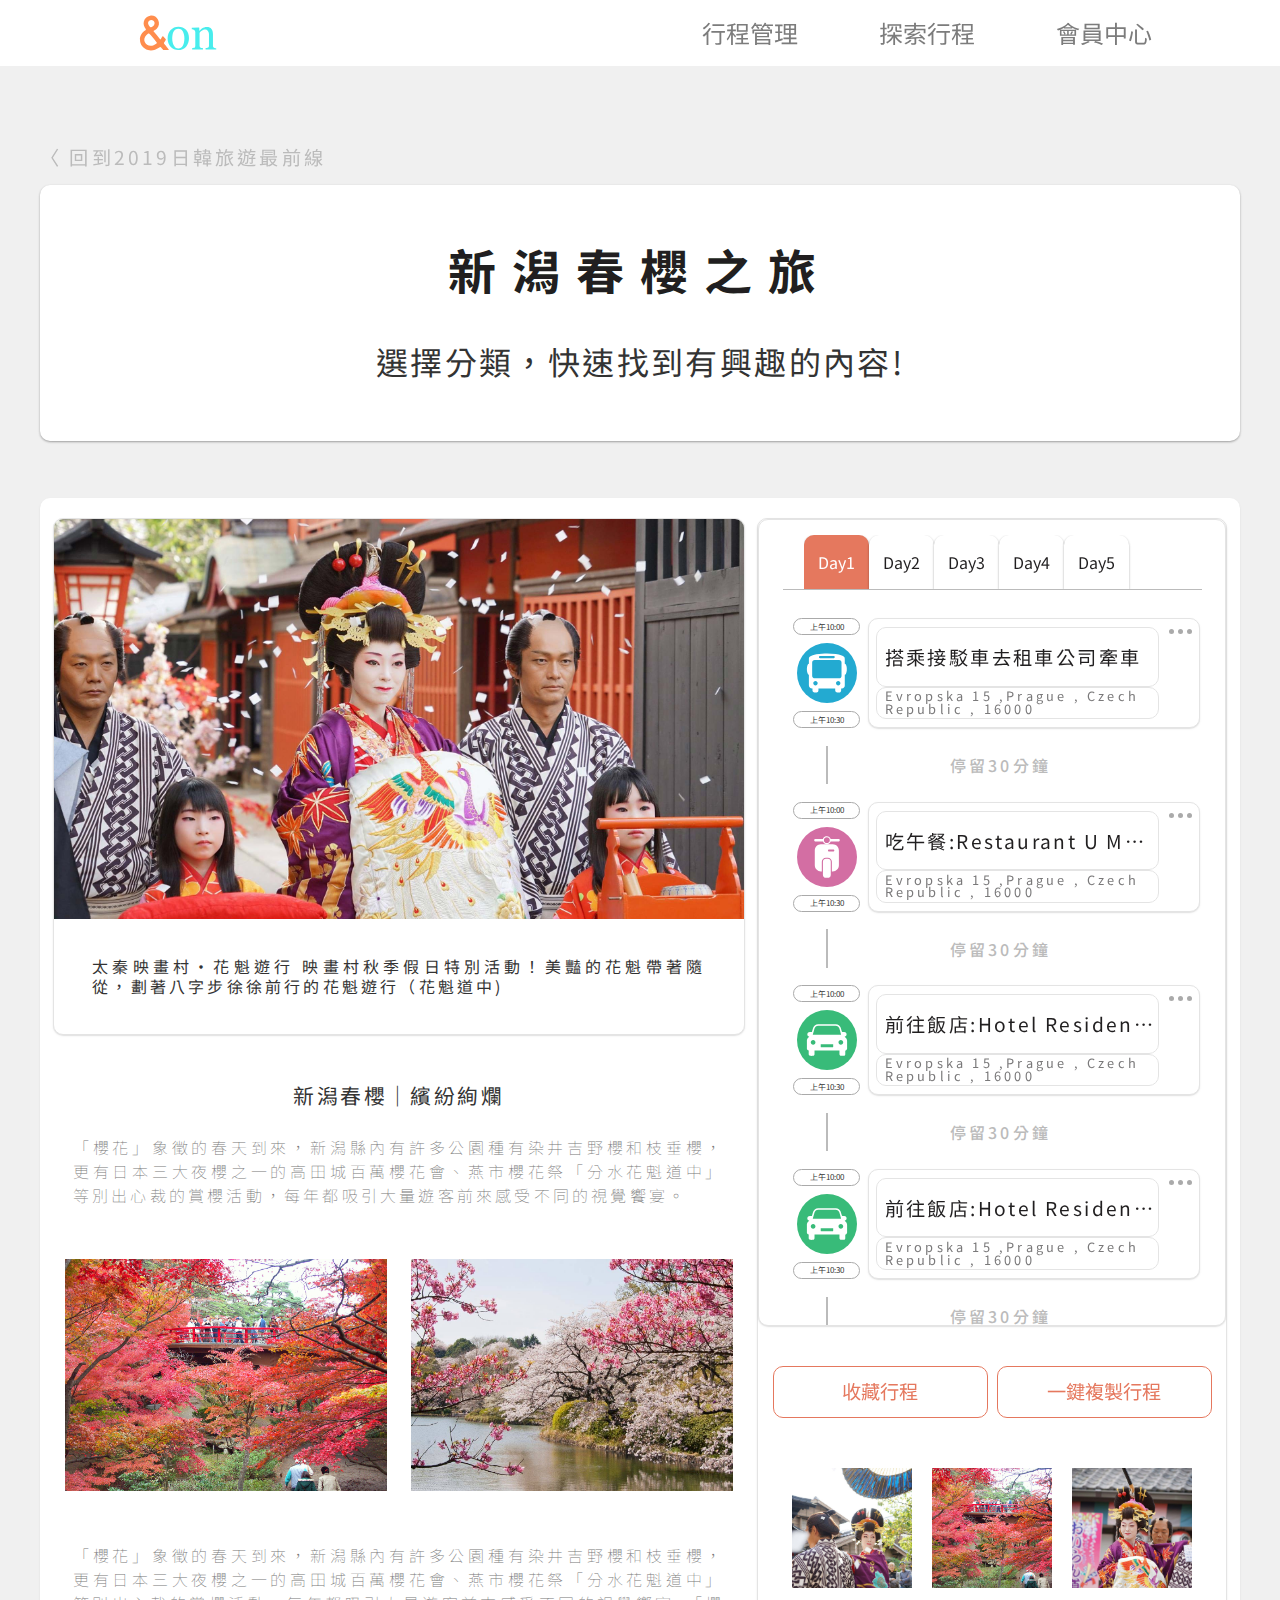
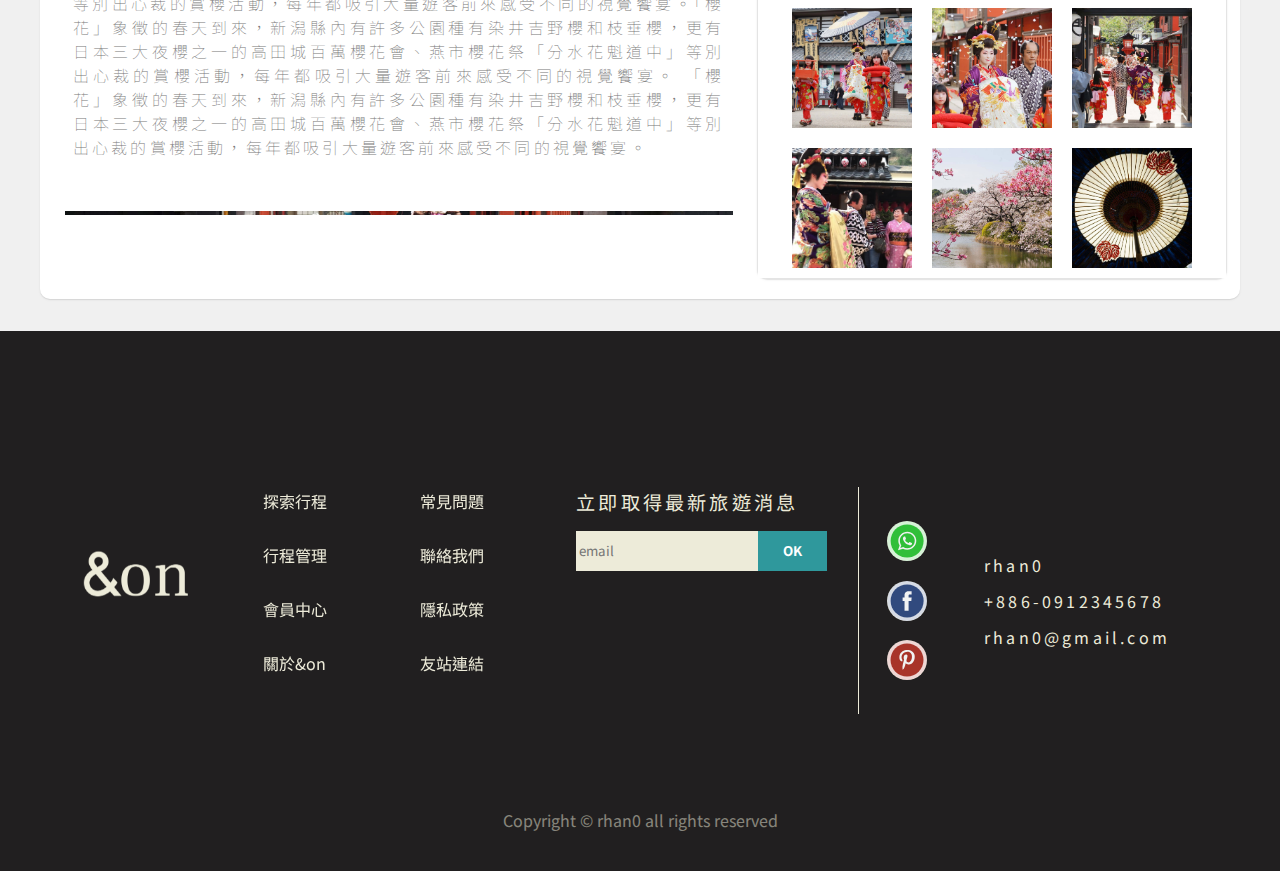
<file: explore-journey.html>
<!DOCTYPE html>
<html lang="zh-hant">

<head>
    <meta charset="UTF-8">
    <meta name="viewport" content="width=device-width, initial-scale=1.0">
    <meta http-equiv="X-UA-Compatible" content="ie=edge">
    <title>新潟春櫻之旅｜日韓旅遊最前線 | 探索行程 | &on | 旅遊規劃、分享</title>
    <link href="https://fonts.googleapis.com/css?family=Noto+Sans+TC&display=swap" rel="stylesheet">
    <link href="https://fonts.googleapis.com/css?family=Josefin+Sans&display=swap" rel="stylesheet">
    <link rel="stylesheet" href="css/explore/explore-journey/explore-journey.css">
    <!-- I miss you -->
    <link rel="shortcut icon" type="image/gif" href="plugin/I-Miss-You-master/favicon.ico" />
    <script src="https://ajax.googleapis.com/ajax/libs/jquery/1.11.3/jquery.min.js"></script>
    <script src="plugin/I-Miss-You-master/jquery.iMissYou.js"></script>
</head>

<body>
    <header>
        <div id="header" class="header_index">
            <div class="contents flex">
                <h1>
                    <a href="./index.html">
                        <img src="./img/andOn-Logo.svg" alt="">
                    </a>
                </h1>
                <nav>
                    <ul class="flex">
                        <li> <a href="./myjourney.html">行程管理</a> </li>
                        <li> <a href="./explore.html">探索行程</a> </li>
                        <li> <a href="#">會員中心</a> </li>
                    </ul>
                </nav>
            </div>
        </div>
    </header>

    <main>
        <!-- mobile Navbar -->
        <div id="navbar" class="navbar">
            <div class="contents flex">
                <a id="moreBtn">
                    <span id="more_nav_box" class="more_nav_box">
                        <!-- <img src="./img/icons/nav-icon-more.svg" alt=""> -->
                        <button class="more_nav">
                            <span></span>
                            <span></span>
                            <span></span>
                        </button>
                        <!-- <p>選項</p> -->
                    </span>
                </a>
                <a href="./my-plan-dashboard.html" id="planDashboard">
                    <span>
                        <img src="./img/icons/nav-icon-plan.svg" alt="">
                        <!-- <p>規劃</p> -->
                    </span>
                </a>
                <a href="./explore.html" id="explore">
                    <span>
                        <img src="./img/icons/nav-icon-explore.svg" alt="">
                        <!-- <p>探索</p> -->
                    </span>
                </a>
            </div>
        </div>
        <div id="navbar_ctn" class="navbar_ctn">
            <div id="white_space"></div>
            <h3 class="navbar_title">更多選項</h3>
            <ul class="navbar_menu">
                <li> <a href="./index.html">首頁</a> </li>
                <li> <a href="./my-plan-dashboard.html">安排行程</a> </li>
                <li> <a href="./explore.html"> 探索行程</a></li>
                <li> <a href="./myjourney.html">行程管理</a> </li>
                <li> <a href="./myjourney.html">收藏最愛</a> </li>
                <li> <a href="#">會員中心</a> </li>
                <li> <a href="#">關於&on</a> </li>
            </ul>
        </div>
        <!-- mobile Navbar END -->

        <!-- top-header -->
        <section>
            <div class="header">
                <div class="bac-btn-box flex-column-center">
                    <a href="explore-catelory.html">回到2019日韓旅遊最前線</a>
                </div>

                <div class="header-box">
                    <h2>新潟春櫻之旅</h2>
                    <div class="e_headText">
                        <h4>選擇分類，快速找到有興趣的內容!</h4>
                    </div>
                </div>
            </div>
        </section>
        <!-- explore-box -->
        <section>
            <div class="explore-box ">
                <div class="left-box">

                    <div class="lf-head-pic-box">
                        <div class="travel-img"></div>
                        <div class="img-discription flex-column-center">
                            <p>太秦映畫村・花魁遊行
                                映畫村秋季假日特別活動！美豔的花魁帶著隨從，劃著八字步徐徐前行的花魁遊行（花魁道中)</p>
                        </div>
                    </div>

                    <div class="lf-detal-info-box">
                        <div class="journey-blog ctr-ctr">
                            <h4>新潟春櫻｜繽紛絢爛</h4>
                            <div class="blog-content">
                                <p>「櫻花」象徵的春天到來，新潟縣內有許多公園種有染井吉野櫻和枝垂櫻，更有日本三大夜櫻之一的高田城百萬櫻花會、燕市櫻花祭「分水花魁道中」等別出心裁的賞櫻活動，每年都吸引大量遊客前來感受不同的視覺饗宴。
                                </p>
                                <div class="blog-contant-img flex-row">
                                    <span></span>
                                    <span></span>
                                </div>
                                <p>「櫻花」象徵的春天到來，新潟縣內有許多公園種有染井吉野櫻和枝垂櫻，更有日本三大夜櫻之一的高田城百萬櫻花會、燕市櫻花祭「分水花魁道中」等別出心裁的賞櫻活動，每年都吸引大量遊客前來感受不同的視覺饗宴。「櫻花」象徵的春天到來，新潟縣內有許多公園種有染井吉野櫻和枝垂櫻，更有日本三大夜櫻之一的高田城百萬櫻花會、燕市櫻花祭「分水花魁道中」等別出心裁的賞櫻活動，每年都吸引大量遊客前來感受不同的視覺饗宴。
                                    「櫻花」象徵的春天到來，新潟縣內有許多公園種有染井吉野櫻和枝垂櫻，更有日本三大夜櫻之一的高田城百萬櫻花會、燕市櫻花祭「分水花魁道中」等別出心裁的賞櫻活動，每年都吸引大量遊客前來感受不同的視覺饗宴。
                                </p>
                                <div class="blog-contant-img flex-row">
                                    <div class="pic-line2"></div>
                                </div>
                                <p>「櫻花」象徵的春天到來，新潟縣內有許多公園種有染井吉野櫻和枝垂櫻，更有日本三大夜櫻之一的高田城百萬櫻花會、燕市櫻花祭「分水花魁道中」等別出心裁的賞櫻活動，每年都吸引大量遊客前來感受不同的視覺饗宴。「櫻花」象徵的春天到來，新潟縣內有許多公園種有染井吉野櫻和枝垂櫻，更有日本三大夜櫻之一的高田城百萬櫻花會、燕市櫻花祭「分水花魁道中」等別出心裁的賞櫻活動，每年都吸引大量遊客前來感受不同的視覺饗宴。
                                    「櫻花」象徵的春天到來，新潟縣內有許多公園種有染井吉野櫻和枝垂櫻，更有日本三大夜櫻之一的高田城百萬櫻花會、燕市櫻花祭「分水花魁道中」等別出心裁的賞櫻活動，每年都吸引大量遊客前來感受不同的視覺饗宴。
                                </p>

                            </div>
                        </div>
                    </div>
                </div>
                <div class="right-box">

                    <div class="schedule-right-top">
                            <div class="daybyday">
                                    <ul>
                                        <li class="active-day"> <a href="#"> Day1</a></li>
                                        <li> <a href="#"> Day2</a></li>
                                        <li> <a href="#"> Day3</a></li>
                                        <li> <a href="#"> Day4</a></li>
                                        <li> <a href="#"> Day5</a></li>
                                        <!-- <li> <a href="#"> add</a></li> -->
                                    </ul>
                                </div>
                        <div class="schedule-plan">
                            
                            <div class="plan-item">
                                <div class="plan-item-left">
                                    <span class="time">上午10:00</span>
                                    <svg class="item-icon icon-bus"></svg>
                                    <span class="time">上午10:30</span>
                                </div>
                                <div class="plan-item-right">
                                    <a href="#">
                                        <label for="#">
                                            <span></span>
                                            <span></span>
                                            <span></span>
                                        </label>
                                        <div class="plan-item-name">
                                            <h4>搭乘接駁車去租車公司牽車</h4>
                                        </div>
                                        <div class="plan-item-address">
                                            <p>Evropska 15 ,Prague , Czech Republic , 16000</p>
                                        </div>
                                    </a>
                                </div>
                            </div>
                            <div class="holder-item">
                                <div class="vertical-line">
                                    <span></span>
                                </div>
                                <div class="hold-time">
                                    <p>停留30分鐘</p>
                                </div>
                                <div class="holder-addbtn hidden">
                                    <span></span>
                                    <span></span>
                                </div>
                            </div>
                            <div class="plan-item">
                                <div class="plan-item-left">
                                    <span class="time">上午10:00</span>
                                    <span class="item-icon icon-scooter"></span>
                                    <span class="time">上午10:30</span>
                                </div>
                                <div class="plan-item-right">
                                    <a href="#">
                                        <label for="#">
                                            <span></span>
                                            <span></span>
                                            <span></span>
                                        </label>
                                        <div class="plan-item-name">
                                            <h4>吃午餐:Restaurant U Modre kachnicky</h4>
                                        </div>
                                        <div class="plan-item-address">
                                            <p>Evropska 15 ,Prague , Czech Republic , 16000</p>
                                        </div>
                                    </a>
                                </div>
                            </div>
                            <div class="holder-item">
                                <div class="vertical-line">
                                    <span></span>
                                </div>
                                <div class="hold-time">
                                    <p>停留30分鐘</p>
                                </div>
                                <div class="holder-addbtn hidden">
                                    <span></span>
                                    <span></span>
                                </div>
                            </div>
                            <div class="plan-item">
                                <div class="plan-item-left">
                                    <span class="time">上午10:00</span>
                                    <span class="item-icon icon-car"></span>
                                    <span class="time">上午10:30</span>
                                </div>
                                <div class="plan-item-right">
                                    <a href="#">
                                        <label for="#">
                                            <span></span>
                                            <span></span>
                                            <span></span>
                                        </label>
                                        <div class="plan-item-name">
                                            <h4>前往飯店:Hotel Residence Agnes（艾格尼斯居苑酒店）</h4>
                                        </div>
                                        <div class="plan-item-address">
                                            <p>Evropska 15 ,Prague , Czech Republic , 16000</p>
                                        </div>
                                    </a>
                                </div>
                            </div>
                            <div class="holder-item">
                                <div class="vertical-line">
                                    <span></span>
                                </div>
                                <div class="hold-time">
                                    <p>停留30分鐘</p>
                                </div>
                                <div class="holder-addbtn hidden">
                                    <span></span>
                                    <span></span>
                                </div>
                            </div>
                            <div class="plan-item">
                                <div class="plan-item-left">
                                    <span class="time">上午10:00</span>
                                    <span class="item-icon icon-car"></span>
                                    <span class="time">上午10:30</span>
                                </div>
                                <div class="plan-item-right">
                                    <a href="#">
                                        <label for="#">
                                            <span></span>
                                            <span></span>
                                            <span></span>
                                        </label>
                                        <div class="plan-item-name">
                                            <h4>前往飯店:Hotel Residence Agnes（艾格尼斯居苑酒店）</h4>
                                        </div>
                                        <div class="plan-item-address">
                                            <p>Evropska 15 ,Prague , Czech Republic , 16000</p>
                                        </div>
                                    </a>
                                </div>
                            </div>
                            <div class="holder-item">
                                <div class="vertical-line">
                                    <span></span>
                                </div>
                                <div class="hold-time">
                                    <p>停留30分鐘</p>
                                </div>
                                <div class="holder-addbtn hidden">
                                    <span></span>
                                    <span></span>
                                </div>
                            </div>
                            <div class="plan-item">
                                <div class="plan-item-left">
                                    <span class="time">上午10:00</span>
                                    <span class="item-icon icon-car"></span>
                                    <span class="time">上午10:30</span>
                                </div>
                                <div class="plan-item-right">
                                    <a href="#">
                                        <label for="#">
                                            <span></span>
                                            <span></span>
                                            <span></span>
                                        </label>
                                        <div class="plan-item-name">
                                            <h4>前往飯店:Hotel Residence Agnes（艾格尼斯居苑酒店）</h4>
                                        </div>
                                        <div class="plan-item-address">
                                            <p>Evropska 15 ,Prague , Czech Republic , 16000</p>
                                        </div>
                                    </a>
                                </div>
                            </div>
                            <div class="holder-item">
                                <div class="vertical-line">
                                    <span></span>
                                </div>
                                <div class="hold-time">
                                    <p>停留30分鐘</p>
                                </div>
                                <div class="holder-addbtn hidden">
                                    <span></span>
                                    <span></span>
                                </div>
                            </div>
                        </div>
                    </div>
                    <div class="schedule-btn">
                        <div class="btn-box">
                            <a href="#">收藏行程</a>
                            <a href="./my-plan-dashboard.html">一鍵複製行程</a>
                        </div>
                    </div>
                    <div class="schedule-img ">
                        <div class="schedule-title"><h4>照片集</h4></div>
                        <div class="img-box ctr-ctr">
                            <span class="blog-img"></span>
                            <span class="blog-img"></span>
                            <span class="blog-img"></span>
                            <span class="blog-img"></span>
                            <span class="blog-img"></span>
                            <span class="blog-img"></span>
                            <span class="blog-img"></span>
                            <span class="blog-img"></span>
                            <span class="blog-img" id="blog"></span>
                        </div>
                    </div>
                </div>

            </div>
        </section>

        <!-- 滿版圖片試作 -->
        <div id="a1">
            <div class="fv-img">
                <p onclick="closeArea()"></p>
                <h3>太秦映畫村・花魁遊行 映畫村秋季假日特別活動！美豔的花魁帶著隨從，劃著八字步徐徐前行的花魁遊行</h3>
            </div>


        </div>
    </main>

    <footer>
        <div class="footer">
            <div class="viewport">
                <div class="footer-s1">
                    <a href="./index.html" class="logo"></a>
                </div>
                <div class="footer-content">
                    <ul>
                        <li><a href="./explore.html"">探索行程</a></li>
                        <li><a href=" ./myjourney.html">行程管理 </a> </li> <li> <a href="#">會員中心</a> </li>
                        <li> <a href="#">關於&on</a> </li>
                        <li> <a href="#">常見問題</a> </li>
                        <li> <a href="#">聯絡我們</a> </li>
                        <li> <a href="#">隱私政策</a> </li>
                        <li> <a href="#">友站連結</a> </li>
                    </ul>
                    <div class="footer-emailbox">
                        <p>立即取得最新旅遊消息</p>
                        <form class="email-all">
                            <input type="email" placeholder="email" class="email-input">
                            <input type="submit" class="email-submit" value="OK">
                        </form>
                    </div>
                </div>
                <div class="social-icon">
                    <span></span>
                    <span></span>
                    <span></span>
                </div>
                <div class="rhan">
                    <p>rhan0</p>
                    <p>+886-0912345678</p>
                    <p>rhan0@gmail.com</p>
                </div>
                <div class="copyReight">Copyright &copy; rhan0 all rights reserved</div>
            </div>
        </div>
    </footer>


    <!-- 滿版圖片關閉按鈕 -->
    <script>
        function closeArea() {
            var t = document.getElementById('a1').style.display = 'none';
        }

        let blogs = document.querySelectorAll('.blog-img');
        let fv = document.getElementById('a1');
        let fvImg = document.querySelector('.fv-img');
        let imgs = [
            'img/blog-oiran-6.jpg',
            'img/blog-img.jpg',
            'img/blog-oiran-2.jpg',
            'img/blog-oiran-3.jpg',
            'img/blog-oiran-4.jpg',
            'img/blog-oiran-5.jpg',
            'img/blog-oirn-00.jpg',
            'img/sakura.jpg',
            'img/blog-oiran-1.jpg'
        ];

        function open(event) {
            fv.style.display = 'block';
            fvImg.style.backgroundImage = event.target.style.backgroundImage;

            // console.log(e.target)
        }

        for (let i = 0; i < blogs.length; i++) {
            blogs[i].style.backgroundImage = `url(${imgs[i]})`;
            // let blogsImg = blogs[i].style.backgroundImage;
            blogs[i].addEventListener('click', open);
        }
    </script>
    <!-- I miss you -->
    <script type="text/javascript" src="plugin/I-Miss-You-master/miss-you.js"></script>
    <script type="text/javascript" src="./js/fixedHeaderToTop.js"></script>
    <script type="text/javascript" src="./js/show_menu.js"></script>
    <script>
        hambgrMenu(); //show_menu.js
    </script>
</body>

</html>
</file>
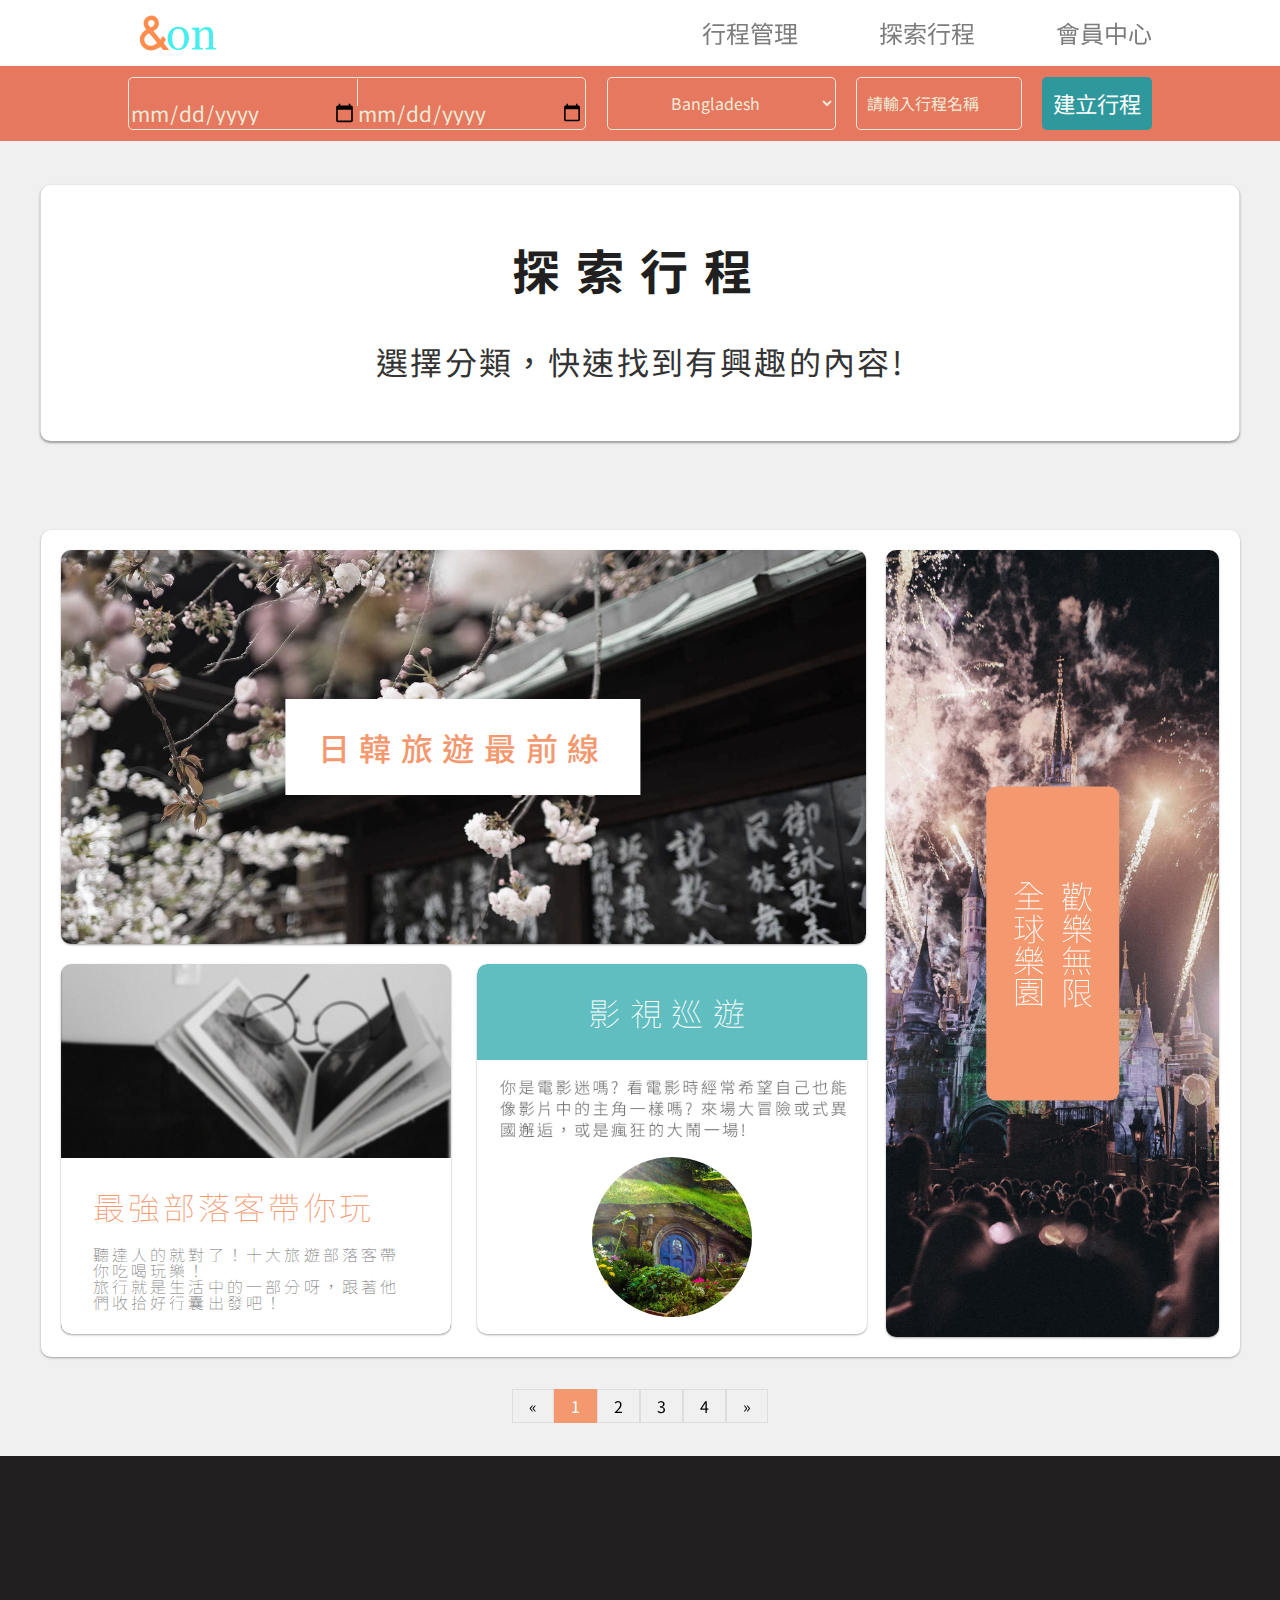
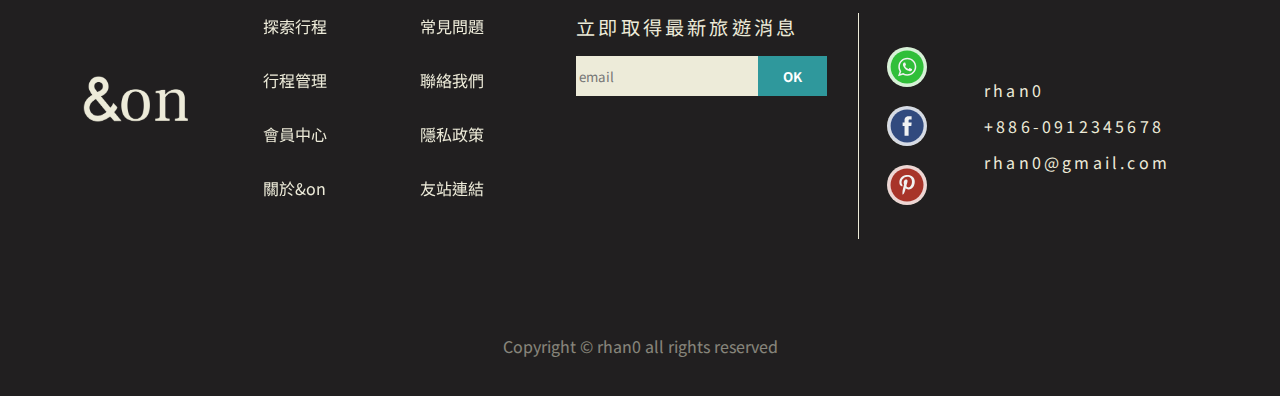
<file: explore.html>
<!DOCTYPE html>
<html lang="zh-hant">

<head>
    <meta charset="UTF-8">
    <meta name="viewport" content="width=device-width, initial-scale=1.0">
    <meta http-equiv="X-UA-Compatible" content="ie=edge">
    <title>探索行程 | &on | 旅遊規劃、分享</title>
    <link href="https://fonts.googleapis.com/css?family=Noto+Sans+TC&display=swap" rel="stylesheet">
    <link href="https://fonts.googleapis.com/css?family=Josefin+Sans&display=swap" rel="stylesheet">
    <link rel="stylesheet" href="./css/explore.css">
    <!-- I miss you -->
    <link rel="shortcut icon" type="image/gif" href="plugin/I-Miss-You-master/favicon.ico" />
    <script src="https://ajax.googleapis.com/ajax/libs/jquery/1.11.3/jquery.min.js"></script>
    <script src="plugin/I-Miss-You-master/jquery.iMissYou.js"></script>
</head>

<body>
    <header>
        <div id="header" class="header_index">
            <div class="contents flex">
                <h1>
                    <a href="./index.html">
                        <img src="./img/andOn-Logo.svg" alt="">
                    </a>
                </h1>
                <nav>
                    <ul class="flex">
                        <li> <a href="./myjourney.html">行程管理</a> </li>
                        <li> <a href="./explore.html">探索行程</a> </li>
                        <li> <a href="#">會員中心</a> </li>
                    </ul>
                </nav>
            </div>
        </div>
        <div id="m_formSelect_btn" class="m_formSelect">
            <h3>新增行程</h3>
        </div>
        <div id="dropdown_form" class="top-form">
            <form action="./my-plan-dashboard.html" method="GET">
                <div for="month" class="date-select">
                    <input type="date" class="date-1st" placeholder="2019/9/28">
                    <input type="date" class="date-2nd" placeholder="2019/9/28">
                </div>
                <select id="country" name="country" class="form_control">
                </select>
                <input type="text" placeholder="請輸入行程名稱" class="input-text">
                <a type="button" class="submit" value="建立行程">建立行程</a>
            </form>

        </div>
    </header>

    <main>
         <!-- mobile Navbar -->
         <div id="navbar" class="navbar">
                <div class="contents flex">
                    <a id="moreBtn">
                        <span id="more_nav_box" class="more_nav_box">
                            <!-- <img src="./img/icons/nav-icon-more.svg" alt=""> -->
                            <button class="more_nav">
                                <span></span>
                                <span></span>
                                <span></span>
                            </button>
                            <!-- <p>選項</p> -->
                        </span>
                    </a>
                    <a href="./my-plan-dashboard.html" id="planDashboard">
                        <span>
                            <img src="./img/icons/nav-icon-plan.svg" alt="">
                            <!-- <p>規劃</p> -->
                        </span>
                    </a>
                    <a href="./explore.html" id="explore">
                        <span>
                            <img src="./img/icons/nav-icon-explore.svg" alt="">
                            <!-- <p>探索</p> -->
                        </span>
                    </a>
                </div>
            </div>
        <div id="navbar_ctn" class="navbar_ctn">
                <div id="white_space"></div>
                <h3 class="navbar_title">更多選項</h3>
                <ul class="navbar_menu">
                    <li> <a href="./index.html">首頁</a> </li>
                    <li> <a href="./my-plan-dashboard.html">安排行程</a> </li>
                    <li> <a href="./explore.html"> 探索行程</a></li>
                    <li> <a href="./myjourney.html">行程管理</a> </li>
                    <li> <a href="./myjourney.html">收藏最愛</a> </li>
                    <li> <a href="#">會員中心</a> </li>
                    <li> <a href="#">關於&on</a> </li>
                </ul>
            </div>
            <!-- mobile Navbar END -->
        <section>
            <div class="explore-head">
                <div class="explore-head-box">
                    <h2>探索行程</h2>
                    <div class="explore-headText">
                        <h4>選擇分類，快速找到有興趣的內容!</h4>
                    </div>
                </div>
            </div>
        </section>

        <section>
                <div class="explore-box">
                    <div class="right-box">
                        <a href="explore-catelory.html">
                            <div class="jpkrn-box">
                                <article>
                                    <h3>日韓旅遊最前線</h3>
                                </article>
                            </div>
                        </a>
                        <div class="right-box-down">
                            <a href="explore-catelory.html">
                                <div class="best-bloger-box">
                                    <article>
                                        <h3>最強部落客帶你玩</h3>
                                        <p>聽達人的就對了！十大旅遊部落客帶你吃喝玩樂！<br>旅行就是生活中的一部分呀，跟著他們收拾好行囊出發吧！</p>
                                    </article>
                                </div>
                            </a>
                            <a href="explore-catelory.html">
                                <div class="movie-box">
                                    <article>
                                        <h3>影視巡遊</h3>
                                    </article>
                                    <!-- <p>你是電影迷嗎？看電影時經常希望自己也能像影片中的主角一樣，來場大冒險或是異國邂逅，或是瘋狂的大鬧一場。</p> -->
                                    <span></span>
                                </div>
                            </a>
                        </div>
                    </div>
                    <div class="left-box">
                        <a href="explore-catelory.html">
                            <div class="disney-box">
                                <div class="disney-box-contant">
                                    <h3>全球樂園歡樂無限</h3>
                                </div>
                            </div>
                        </a>
                    </div>
                </div>
    
                <div class="pag-btm-center">
                    <ul class="pagination">
                        <li><a href="#">«</a></li>
                        <li><a class="active" href="#">1</a></li>
                        <li><a href="#">2</a></li>
                        <li><a href="#">3</a></li>
                        <li><a href="#">4</a></li>
                        <li><a href="#">»</a></li>
                    </ul>
                </div>
            </section>
    </main>


    <footer>
        <div class="footer">
            <div class="viewport">
                <div class="footer-s1">
                    <a href="./index.html" class="logo"></a>
                </div>
                <div class="footer-content">
                    <ul>
                        <li><a href="./explore.html"">探索行程</a></li>
                        <li><a href=" ./myjourney.html">行程管理 </a> </li> <li> <a href="#">會員中心</a> </li>
                        <li> <a href="#">關於&on</a> </li>
                        <li> <a href="#">常見問題</a> </li>
                        <li> <a href="#">聯絡我們</a> </li>
                        <li> <a href="#">隱私政策</a> </li>
                        <li> <a href="#">友站連結</a> </li>
                    </ul>
                    <div class="footer-emailbox">
                        <p>立即取得最新旅遊消息</p>
                        <form class="email-all">
                            <input type="email" placeholder="email" class="email-input">
                            <input type="submit" class="email-submit" value="OK">
                        </form>
                    </div>
                </div>
                <div class="social-icon">
                    <span></span>
                    <span></span>
                    <span></span>
                </div>
                <div class="rhan">
                    <p>rhan0</p>
                    <p>+886-0912345678</p>
                    <p>rhan0@gmail.com</p>
                </div>
                <div class="copyReight">Copyright &copy; rhan0 all rights reserved</div>
            </div>
        </div>
    </footer>

    <!-- I miss you -->
    <script type="text/javascript" src="plugin/I-Miss-You-master/miss-you.js"></script>
    <script type="text/javascript" src="./js/fixedHeaderToTop.js"></script>
    <script type="text/javascript" src="./js/country_select.js"></script>
    <script type="text/javascript" src="./js/show_menu.js"></script>
    <script>
            window.onscroll = function () {
                // scrollTop() //fixedHeaderToTop.js
            };
            showSelectFrom();
            hambgrMenu(); //show_menu.js
        </script>
</body>

</html>
</file>
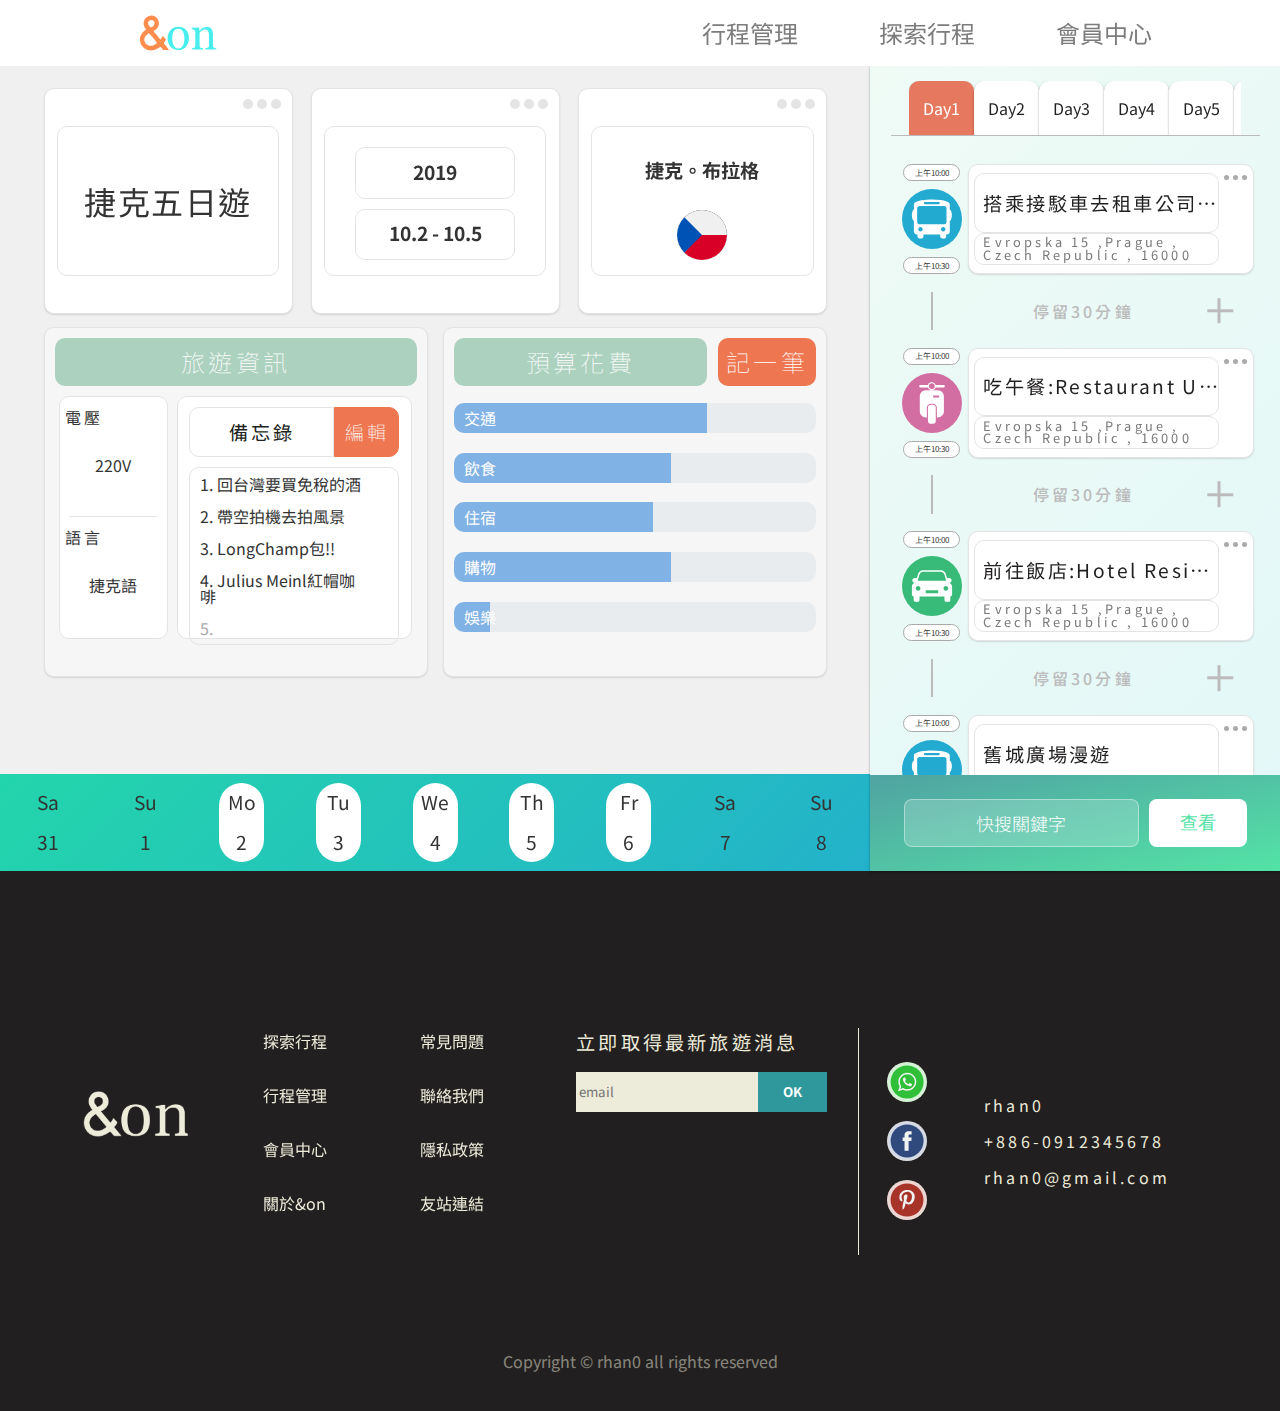
<file: my-plan-dashboard.html>
<!DOCTYPE html>
<html lang="zh-hant">

<head>
    <meta charset="UTF-8">
    <meta name="viewport" content="width=device-width, initial-scale=1.0">
    <meta http-equiv="X-UA-Compatible" content="ie=edge">
    <title>行程安排 | &on | 旅遊規劃、分享</title>
    <link href="https://fonts.googleapis.com/css?family=Noto+Sans+TC&display=swap" rel="stylesheet">
    <link href="https://fonts.googleapis.com/css?family=Josefin+Sans&display=swap" rel="stylesheet">
    <link rel="stylesheet" href="css/my-plan-dashboard.css">
    <!-- I miss you -->
    <link rel="shortcut icon" type="image/gif" href="plugin/I-Miss-You-master/favicon.ico" />
    <script src="https://ajax.googleapis.com/ajax/libs/jquery/1.11.3/jquery.min.js"></script>
    <script src="plugin/I-Miss-You-master/jquery.iMissYou.js"></script>

</head>

<body>
    <header>
        <div id="header" class="header_index">
            <div class="contents flex">
                <h1>
                    <a href="./index.html">
                        <img src="./img/andOn-Logo.svg" alt="">
                    </a>
                </h1>
                <nav>
                    <ul class="flex">
                        <li> <a href="./myjourney.html">行程管理</a> </li>
                        <li> <a href="./explore.html">探索行程</a> </li>
                        <li> <a href="#">會員中心</a> </li>
                    </ul>
                </nav>
            </div>
        </div>
    </header>
    <main>
        <!-- mobile Navbar -->
        <div id="navbar" class="navbar">
            <div class="contents flex">
                <a id="moreBtn">
                    <span id="more_nav_box" class="more_nav_box">
                        <!-- <img src="./img/icons/nav-icon-more.svg" alt=""> -->
                        <button class="more_nav">
                            <span></span>
                            <span></span>
                            <span></span>
                        </button>
                        <!-- <p>選項</p> -->
                    </span>
                </a>
                <a href="./my-plan-dashboard.html" id="planDashboard">
                    <span>
                        <img src="./img/icons/nav-icon-plan.svg" alt="">
                        <!-- <p>規劃</p> -->
                    </span>
                </a>
                <a href="./explore.html" id="explore">
                    <span>
                        <img src="./img/icons/nav-icon-explore.svg" alt="">
                        <!-- <p>探索</p> -->
                    </span>
                </a>
            </div>
        </div>
        <div id="navbar_ctn" class="navbar_ctn">
            <div id="white_space"></div>
            <h3 class="navbar_title">更多選項</h3>
            <ul class="navbar_menu">
                <li> <a href="./index.html">首頁</a> </li>
                <li> <a href="./my-plan-dashboard.html">安排行程</a> </li>
                <li> <a href="./explore.html"> 探索行程</a></li>
                <li> <a href="./myjourney.html">行程管理</a> </li>
                <li> <a href="./myjourney.html">收藏最愛</a> </li>
                <li> <a href="#">會員中心</a> </li>
                <li> <a href="#">關於&on</a> </li>
            </ul>
        </div>
        <!-- mobile Navbar END -->
        <div class="dashbod-left">
            <div class="dashbod-left-top">
                <div class="dashbo-info">
                    <div class="dashbo-info-title">
                        <div class="info-title-pdname">
                            <a href="#">

                                <div class="info-box">
                                    <label for="#">
                                        <span></span>
                                        <span></span>
                                        <span></span>
                                    </label>
                                    <div>
                                        <h3>捷克五日遊</h3>
                                    </div>
                                </div>
                            </a>
                        </div>
                        <div class="info-title-pddate">
                            <a href="#">

                                <div class="info-box">
                                    <label for="#">
                                        <span></span>
                                        <span></span>
                                        <span></span>
                                    </label>
                                    <div class="pddate-year">
                                        <span> 2019</span>
                                    </div>
                                    <div class="pddate-date">
                                        <div>
                                            <!-- <span> 2019</span> -->
                                            <span>10.2</span>
                                            <span>-</span>
                                            <span>10.5</span>
                                        </div>
                                    </div>
                                </div>
                            </a>
                        </div>
                        <div class="info-title-pdcountry">
                            <a href="#">

                                <div class="info-box">
                                    <label for="#">
                                        <span></span>
                                        <span></span>
                                        <span></span>
                                    </label>
                                    <!-- <div class="country-name">
                                        <span>捷克。布拉格</span>
                                    </div> -->
                                    <div class="country-flag">
                                        <div class="country-name">捷克。布拉格</div>
                                        <div class="country-flag-c">
                                            <span></span>
                                        </div>
                                    </div>
                                </div>
                            </a>
                        </div>
                    </div>
                    <div class="dashbo-info-detal">
                        <div class="info-detal-std">
                            <div class="detal-std-top">
                                <h3>旅遊資訊</h3>
                            </div>
                            <div class="detal-std-down">
                                <div>
                                    <div class="detal-std-city-info">
                                        <div class="city-v">
                                            <h4>電壓</h4>
                                            <span>220V</span>
                                        </div>
                                        <div class="city-lang">
                                            <h4>語言</h4>
                                            <span>捷克語</span>
                                        </div>
                                    </div>
                                    <div class="detal-std-memo">
                                        <div class="memo-box">
                                            <div class="memo-box-top">
                                                <div class="memo-name">
                                                    <h3>備忘錄</h3>
                                                </div>
                                                <a href="#" class="memo-edit-btn">
                                                    <h3>編輯</h3>
                                                </a>
                                            </div>
                                            <div class="memo-box-textarea">
                                                <div class="memo-note">
                                                    <ol type="1">
                                                        <li>回台灣要買免稅的酒</li>
                                                        <li>帶空拍機去拍風景</li>
                                                        <li>LongChamp包!!</li>
                                                        <li>Julius Meinl紅帽咖啡</li>
                                                        <li class="last-item"></li>
                                                    </ol>
                                                </div>
                                            </div>
                                        </div>
                                    </div>
                                </div>
                            </div>
                        </div>
                        <div class="info-detal-budget">
                            <div class="budget-title">
                                <div class="budget-name">
                                    <h3>預算花費</h3>
                                </div>
                                <a href="#" class="memo-edit-btn">
                                    <h3>記一筆</h3>
                                </a>
                            </div>
                            <div class="budget-down">
                                <div class="budget-progress">
                                    <div class="progressbar">
                                        <span class="progress" style="width: 70%">
                                            <span class="progress-name">交通</span>
                                        </span>
                                    </div>
                                    <div class="progressbar">
                                        <span class="progress" style="width: 60%">
                                            <span class="progress-name">飲食</span>
                                        </span>
                                    </div>
                                    <div class="progressbar">
                                        <span class="progress" style="width: 55%">
                                            <span class="progress-name">住宿</span>
                                        </span>
                                    </div>
                                    <div class="progressbar">
                                        <span class="progress" style="width: 60%">
                                            <span class="progress-name">購物</span>
                                        </span>
                                    </div>
                                    <div class="progressbar">
                                        <span class="progress" style="width: 10%">
                                            <span class="progress-name">娛樂</span>
                                        </span>
                                    </div>
                                </div>
                            </div>
                        </div>
                    </div>
                </div>
            </div>
            <div class="dashbod-left-down">
                <div class="dashbo-calender">
                    <ul>
                        <a href="#">
                            <li>Sa</li>
                            <li>31</li>
                        </a>
                        <a href="#">
                            <li>Su</li>
                            <li>1</li>
                        </a>
                        <a href="#" class="active-date">
                            <li>Mo</li>
                            <li>2</li>
                        </a>
                        <a href="#" class="active-date">
                            <li>Tu</li>
                            <li>3</li>
                        </a>
                        <a href="#" class="active-date">
                            <li>We</li>
                            <li>4</li>
                        </a>
                        <a href="#" class="active-date">
                            <li>Th</li>
                            <li>5</li>
                        </a>
                        <a href="#" class="active-date">
                            <li>Fr</li>
                            <li>6</li>
                        </a>
                        <a href="#">
                            <li>Sa</li>
                            <li>7</li>
                        </a>
                        <a href="#">
                            <li>Su</li>
                            <li>8</li>
                        </a>
                    </ul>
                </div>
            </div>
        </div>

        <div class="schedule-right">
            <div class="schedule-right-top">
                    <div class="daybyday">
                            <ul>
                                <li class="active-day"> <a href="#"> Day1</a></li>
                                <li> <a href="#"> Day2</a></li>
                                <li> <a href="#"> Day3</a></li>
                                <li> <a href="#"> Day4</a></li>
                                <li> <a href="#"> Day5</a></li>
                                <li> <a href="#"> add</a></li>
                            </ul>
                        </div>
                <div class="schedule-plan">
                    
                    <div class="plan-item">
                        <div class="plan-item-left">
                            <span class="time">上午10:00</span>
                            <svg class="item-icon icon-bus"></svg>
                            <span class="time">上午10:30</span>
                        </div>
                        <div class="plan-item-right">
                            <a href="#">
                                <label for="#">
                                    <span></span>
                                    <span></span>
                                    <span></span>
                                </label>
                                <div class="plan-item-name">
                                    <h4>搭乘接駁車去租車公司牽車</h4>
                                </div>
                                <div class="plan-item-address">
                                    <p>Evropska 15 ,Prague , Czech Republic , 16000</p>
                                </div>
                            </a>
                        </div>
                    </div>
                    <div class="holder-item">
                        <div class="vertical-line">
                            <span></span>
                        </div>
                        <div class="hold-time">
                            <p>停留30分鐘</p>
                        </div>
                        <div class="holder-addbtn">
                            <span></span>
                            <span></span>
                        </div>
                    </div>
                    <div class="plan-item">
                        <div class="plan-item-left">
                            <span class="time">上午10:00</span>
                            <span class="item-icon icon-scooter"></span>
                            <span class="time">上午10:30</span>
                        </div>
                        <div class="plan-item-right">
                            <a href="#">
                                <label for="#">
                                    <span></span>
                                    <span></span>
                                    <span></span>
                                </label>
                                <div class="plan-item-name">
                                    <h4>吃午餐:Restaurant U Modre kachnicky</h4>
                                </div>
                                <div class="plan-item-address">
                                    <p>Evropska 15 ,Prague , Czech Republic , 16000</p>
                                </div>
                            </a>
                        </div>
                    </div>
                    <div class="holder-item">
                        <div class="vertical-line">
                            <span></span>
                        </div>
                        <div class="hold-time">
                            <p>停留30分鐘</p>
                        </div>
                        <div class="holder-addbtn">
                            <span></span>
                            <span></span>
                        </div>
                    </div>
                    <div class="plan-item">
                        <div class="plan-item-left">
                            <span class="time">上午10:00</span>
                            <span class="item-icon icon-car"></span>
                            <span class="time">上午10:30</span>
                        </div>
                        <div class="plan-item-right">
                            <a href="#">
                                <label for="#">
                                    <span></span>
                                    <span></span>
                                    <span></span>
                                </label>
                                <div class="plan-item-name">
                                    <h4>前往飯店:Hotel Residence Agnes（艾格尼斯居苑酒店）</h4>
                                </div>
                                <div class="plan-item-address">
                                    <p>Evropska 15 ,Prague , Czech Republic , 16000</p>
                                </div>
                            </a>
                        </div>
                    </div>
                    <div class="holder-item">
                        <div class="vertical-line">
                            <span></span>
                        </div>
                        <div class="hold-time">
                            <p>停留30分鐘</p>
                        </div>
                        <div class="holder-addbtn">
                            <span></span>
                            <span></span>
                        </div>
                    </div>
                    <div class="plan-item">
                        <div class="plan-item-left">
                            <span class="time">上午10:00</span>
                            <span class="item-icon icon-bus"></span>
                            <span class="time">上午10:30</span>
                        </div>
                        <div class="plan-item-right">
                            <a href="#">
                                <label for="#">
                                    <span></span>
                                    <span></span>
                                    <span></span>
                                </label>
                                <div class="plan-item-name">
                                    <h4>舊城廣場漫遊</h4>
                                </div>
                                <div class="plan-item-address">
                                    <p>Staroměstské nám., 110 00 Josefov, 捷克</p>
                                </div>
                            </a>
                        </div>
                    </div>
                    <div class="holder-item">
                        <div class="vertical-line">
                            <span></span>
                        </div>
                        <div class="hold-time">
                            <p>停留30分鐘</p>
                        </div>
                        <div class="holder-addbtn">
                            <span></span>
                            <span></span>
                        </div>
                    </div>
                    <div class="plan-item">
                        <div class="plan-item-left">
                            <span class="time">上午10:00</span>
                            <span class="item-icon icon-taxi"></span>
                            <span class="time">上午10:30</span>
                        </div>
                        <div class="plan-item-right">
                            <a href="#">
                                <label for="#">
                                    <span></span>
                                    <span></span>
                                    <span></span>
                                </label>
                                <div class="plan-item-name">
                                    <h4>布拉格國家博物館</h4>
                                </div>
                                <div class="plan-item-address">
                                    <p>Václavské nám. 68, 110 00 Nové Město, 捷克</p>
                                </div>
                            </a>
                        </div>
                    </div>

                    <div class="plan-item">
                        <div class="plan-item-addbtn">
                            <a href="#">
                                <h4>新增行程</h4>
                            </a>
                        </div>
                    </div>
                </div>
            </div>
            <div class="schedule-right-down">
                <form class="search-form">
                    <input type="text" placeholder="快搜關鍵字">
                    <button type="submit" id="search-button">查看</button>
                </form>
                <!-- 做些小動畫 -->
                <ul class="bg-bubbles">
                    <li></li>
                    <li></li>
                    <li></li>
                    <li></li>
                    <li></li>
                    <li></li>
                    <li></li>
                    <li></li>
                    <li></li>
                    <li></li>
                </ul>
            </div>
        </div>
    </main>
    <footer>
        <div class="footer">
            <div class="viewport">
                <div class="footer-s1">
                    <a href="./index.html" class="logo"></a>
                </div>
                <div class="footer-content">
                    <ul>
                        <li><a href="./explore.html"">探索行程</a></li>
                        <li><a href=" ./myjourney.html">行程管理 </a> </li> <li> <a href="#">會員中心</a> </li>
                        <li> <a href="#">關於&on</a> </li>
                        <li> <a href="#">常見問題</a> </li>
                        <li> <a href="#">聯絡我們</a> </li>
                        <li> <a href="#">隱私政策</a> </li>
                        <li> <a href="#">友站連結</a> </li>
                    </ul>
                    <div class="footer-emailbox">
                        <p>立即取得最新旅遊消息</p>
                        <form class="email-all">
                            <input type="email" placeholder="email" class="email-input">
                            <input type="submit" class="email-submit" value="OK">
                        </form>
                    </div>
                </div>
                <div class="social-icon">
                    <span></span>
                    <span></span>
                    <span></span>
                </div>
                <div class="rhan">
                    <p>rhan0</p>
                    <p>+886-0912345678</p>
                    <p>rhan0@gmail.com</p>
                </div>
                <div class="copyReight">Copyright &copy; rhan0 all rights reserved</div>
            </div>
        </div>
    </footer>
    <!-- I miss you -->
    <script type="text/javascript" src="plugin/I-Miss-You-master/miss-you.js"></script>
    <script type="text/javascript" src="./js/fixedHeaderToTop.js"></script>
    <script type="text/javascript" src="./js/show_menu.js"></script>
    <script>
        hambgrMenu(); //show_menu.js
    </script>
</body>

</html>
</file>
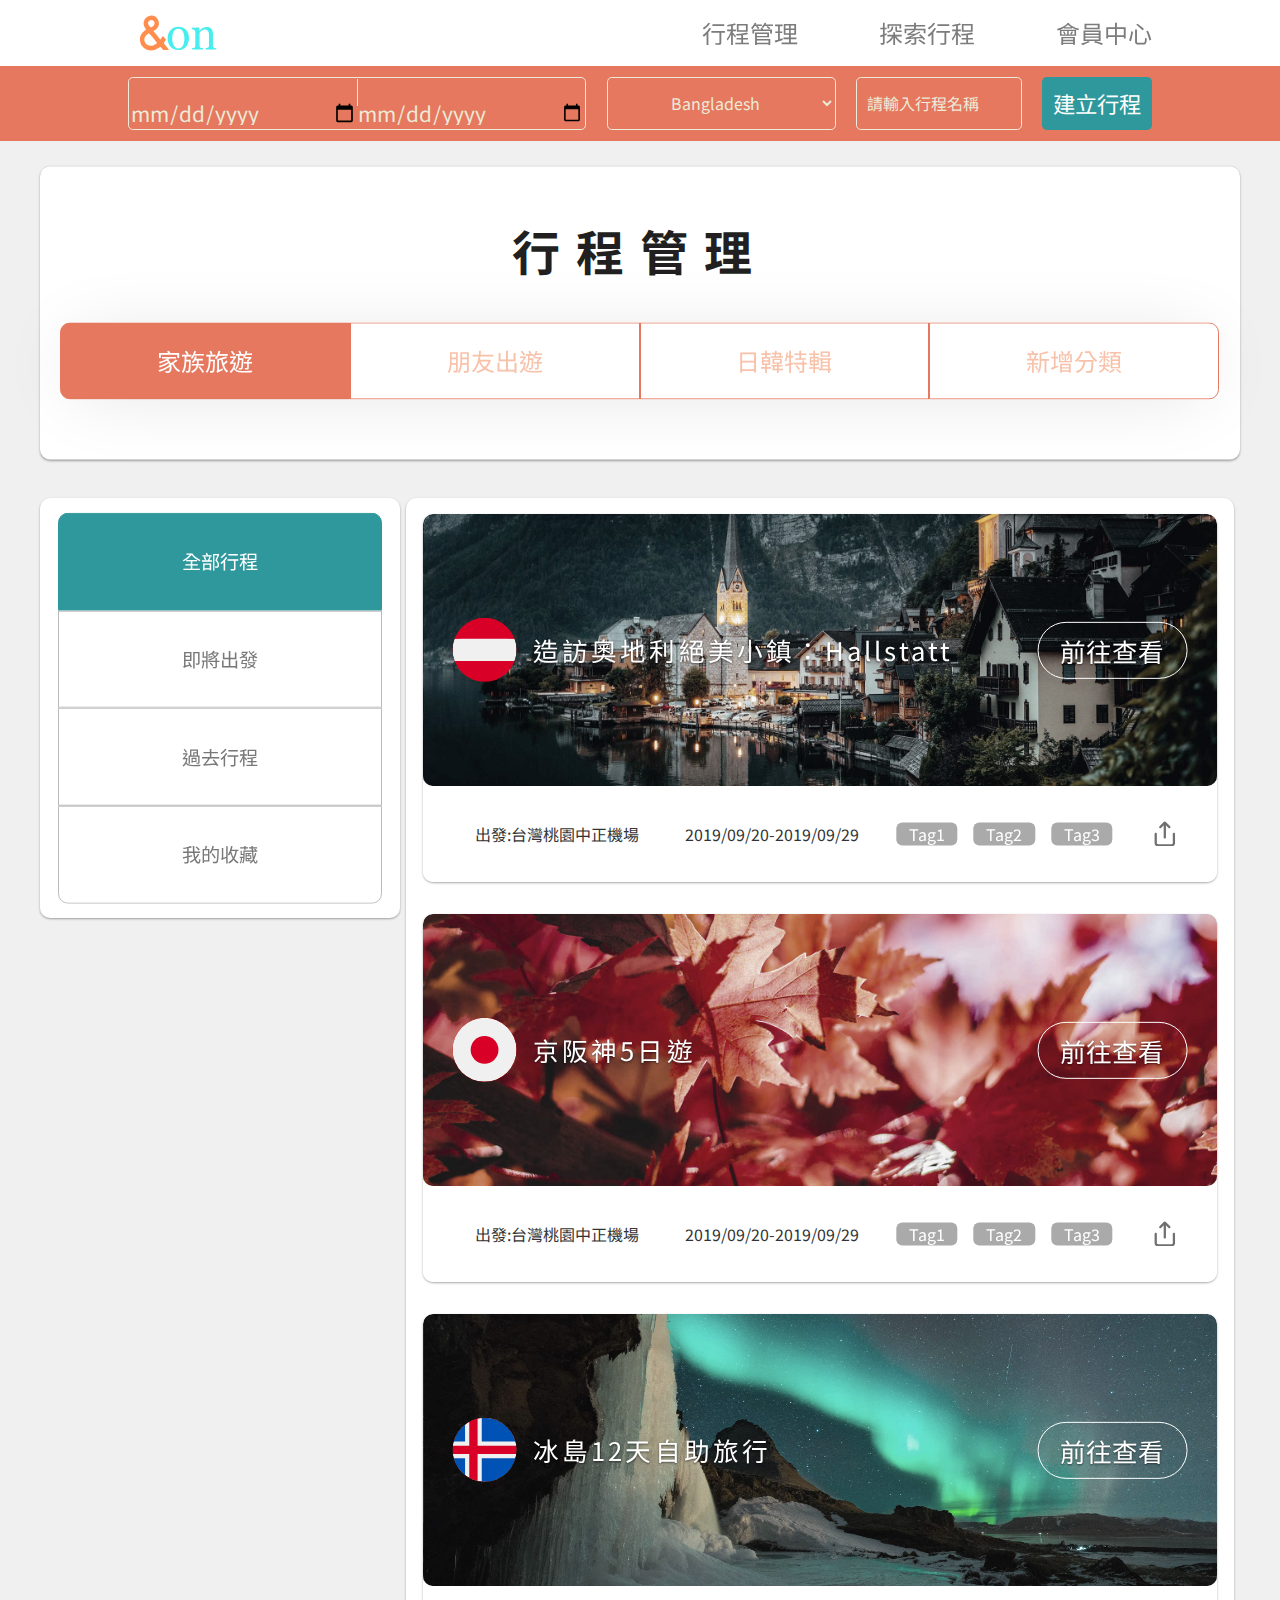
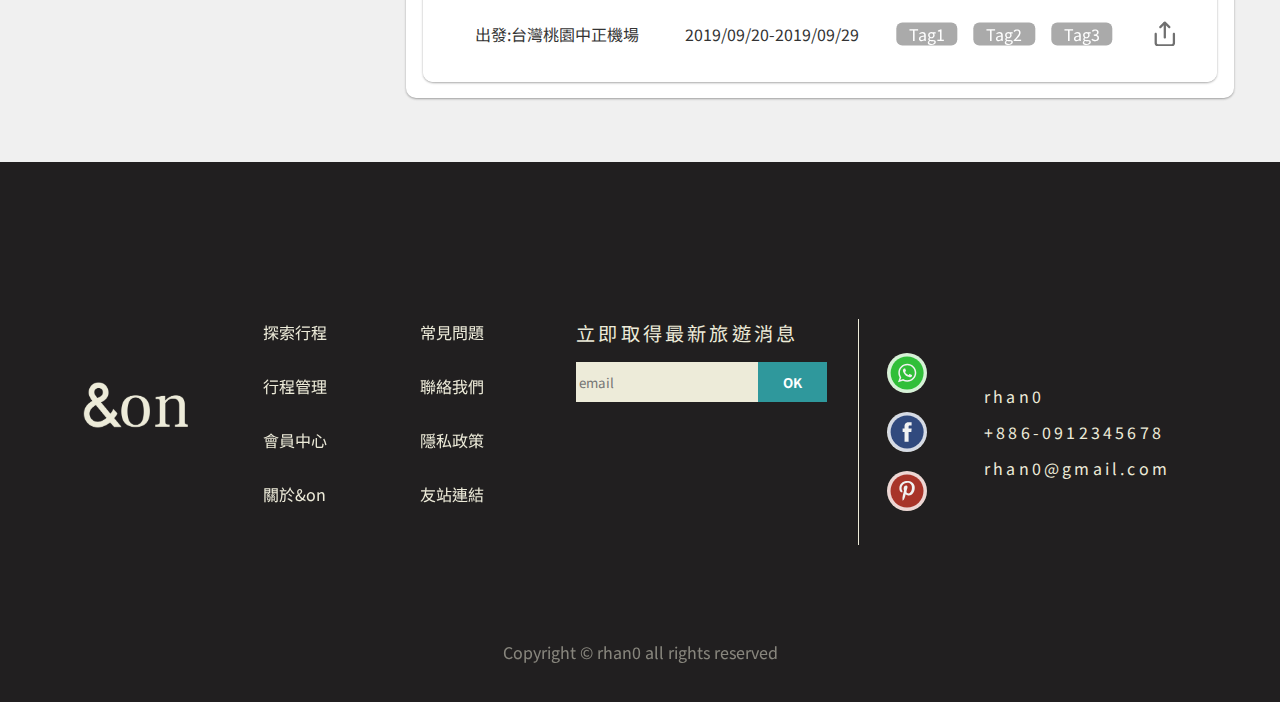
<file: myjourney.html>
<!DOCTYPE html>
<html lang="en">

<head>
    <meta charset="UTF-8">
    <meta name="viewport" content="width=device-width, initial-scale=1.0">
    <meta http-equiv="X-UA-Compatible" content="ie=edge">
    <title>行程管理 | &on | 旅遊規劃、分享</title>
    <link href="https://fonts.googleapis.com/css?family=Noto+Sans+TC&display=swap" rel="stylesheet">
    <link href="https://fonts.googleapis.com/css?family=Josefin+Sans&display=swap" rel="stylesheet">
    <link rel="stylesheet" href="css/myjourney.css">
    <!-- I miss you -->
    <link rel="shortcut icon" type="image/gif" href="./plugin/I-Miss-You-master/favicon.ico">
    <script src="https://ajax.googleapis.com/ajax/libs/jquery/1.11.3/jquery.min.js"></script>
    <script src="plugin/I-Miss-You-master/jquery.iMissYou.js"></script>
</head>

<body>
    <!-- 選單 -->
    <header>
        <div id="header" class="header_index">
            <div class="contents flex">
                <h1>
                    <a href="./index.html">
                        <img src="./img/andOn-Logo.svg" alt="">
                    </a>
                </h1>
                <nav>
                    <ul class="flex">
                        <li> <a href="./myjourney.html">行程管理</a> </li>
                        <li> <a href="./explore.html">探索行程</a> </li>
                        <li> <a href="#">會員中心</a> </li>
                    </ul>
                </nav>
            </div>
        </div>
        <div id="m_formSelect_btn" class="m_formSelect">
            <h3>新增行程</h3>
        </div>
        <div id="dropdown_form" class="top-form">
            <form action="./my-plan-dashboard.html" method="GET">
                <div for="month" class="date-select">
                    <input type="date" class="date-1st" placeholder="2019/9/28">
                    <input type="date" class="date-2nd" placeholder="2019/9/28">
                </div>
                <select id="country" name="country" class="form_control">
                </select>
                <input type="text" placeholder="請輸入行程名稱" class="input-text">
                <a type="button" class="submit" value="建立行程">建立行程</a>
            </form>
        </div>
    </header>

    <main>
         <!-- mobile Navbar -->
         <div id="navbar" class="navbar">
                <div class="contents flex">
                    <a id="moreBtn">
                        <span id="more_nav_box" class="more_nav_box">
                            <!-- <img src="./img/icons/nav-icon-more.svg" alt=""> -->
                            <button class="more_nav">
                                <span></span>
                                <span></span>
                                <span></span>
                            </button>
                            <!-- <p>選項</p> -->
                        </span>
                    </a>
                    <a href="./my-plan-dashboard.html" id="planDashboard">
                        <span>
                            <img src="./img/icons/nav-icon-plan.svg" alt="">
                            <!-- <p>規劃</p> -->
                        </span>
                    </a>
                    <a href="./explore.html" id="explore">
                        <span>
                            <img src="./img/icons/nav-icon-explore.svg" alt="">
                            <!-- <p>探索</p> -->
                        </span>
                    </a>
                </div>
            </div>
        <div id="navbar_ctn" class="navbar_ctn">
                <div id="white_space"></div>
                <h3 class="navbar_title">更多選項</h3>
                <ul class="navbar_menu">
                    <li> <a href="./index.html">首頁</a> </li>
                    <li> <a href="./my-plan-dashboard.html">安排行程</a> </li>
                    <li> <a href="./explore.html"> 探索行程</a></li>
                    <li> <a href="./myjourney.html">行程管理</a> </li>
                    <li> <a href="./myjourney.html">收藏最愛</a> </li>
                    <li> <a href="#">會員中心</a> </li>
                    <li> <a href="#">關於&on</a> </li>
                </ul>
            </div>
        <!-- mobile Navbar END -->

        <!-- 內頁標題和分類選單 -->
        <!-- 01-lv-headmenu.css -->
        <section>
            <div class="myjourney-head">
                <div class="myjourney-head-box">
                    <h2>行程管理</h2>
                    <div class="journey-menu">
                        <button id="m_menu_btn" class="m_menu_btn">
                            <span class="caret"></span>
                            <span class="btn_inner">
                                <span>家族旅遊</span>
                            </span>
                        </button>
                        <div id="m_menu_select" class="dropdown_menu">
                            <ul class="m_menu">
                                <li class="active"> <a href="#">家族旅遊</a> </li>
                                <li> <a href="#">朋友出遊</a> </li>
                                <li> <a href="#">日韓特輯</a> </li>
                                <li> <a href="#">新增分類</a> </li>
                            </ul>
                        </div>
                    </div>
                </div>
            </div>
        </section>
        <!-- 02-lv-journey-content.css -->
        <section>
            <div class="journey-content">
                <div id="collector-menu" class="collector-menu">
                    <ul>
                        <li> <a href="#" class="active">全部行程</a> </li>
                        <li> <a href="#">即將出發</a> </li>
                        <li> <a href="#">過去行程</a> </li>
                        <li> <a href="#">我的收藏</a> </li>
                    </ul>
                </div>
                <!-- 自己的行程專輯 -->
                <!-- 手機版 -->
                <div id="nav" class="nav">
                    <a href="#profile" class="nav-item nav-count-1"><i class="icon"></i><span
                            class="visible">全部行程</span></a>
                    <a href="#compose" class="nav-item nav-count-2"><i class="icon"></i><span
                            class="visible">即將出發</span></a>
                    <a href="#chats" class="nav-item nav-count-3"><i class="icon"></i><span
                            class="visible">過去行程</span></a>
                    <a href="#alarm" class="nav-item nav-count-4"><i class="icon"></i><span
                            class="visible">我的收藏</span></a>
                    <a href="#toggle" class="mask"><i class="ion-ios-plus-empty"></i></a>
                </div>
                <div class="journey-collector">
                    <div class="journey-box">
                        <div class="jouney-box-top">
                            <div class="journey-box-pic"></div>
                            <a href="./my-plan-dashboard.html" class="journey-box-name">
                                <div>
                                    <span class="country-flag-Hallstatt"></span>
                                    <h3>造訪奧地利絕美小鎮：Hallstatt</h3>
                                </div>
                                <div href="#" class="look">前往查看</div>
                            </a>
                        </div>
                        <div class="journey-box-down">
                            <div class="journey-box-content">
                                <div class="departure">
                                    <span>出發:</span>
                                    <span>台灣</span>
                                    <span>桃園中正機場</span>
                                </div>
                                <div class="travel-time">
                                    <span>2019/09/20</span>
                                    <span>-</span>
                                    <span>2019/09/29</span>
                                </div>
                                <div class="journey-tag">
                                    <a href="#">Tag1</a>
                                    <a href="#">Tag2</a>
                                    <a href="#">Tag3</a>
                                </div>
                                <div class="journey-share-btm">
                                    <a href="#"></a>
                                </div>
                            </div>
                        </div>
                    </div>
                    <div class="journey-box">
                        <div class="jouney-box-top">
                            <div class="journey-box-pic2"></div>
                            <a href="./my-plan-dashboard.html" class="journey-box-name">
                                <div>
                                    <span class="country-flag-kyoto"></span>
                                    <h3>京阪神5日遊</h3>
                                </div>
                                <div href="#" class="look">前往查看</div>
                            </a>
                        </div>
                        <div class="journey-box-down">
                            <div class="journey-box-content">
                                <div class="departure">
                                    <span>出發:</span>
                                    <span>台灣</span>
                                    <span>桃園中正機場</span>
                                </div>
                                <div class="travel-time">
                                    <span>2019/09/20</span>
                                    <span>-</span>
                                    <span>2019/09/29</span>
                                </div>
                                <div class="journey-tag">
                                    <a href="#">Tag1</a>
                                    <a href="#">Tag2</a>
                                    <a href="#">Tag3</a>
                                </div>
                                <div class="journey-share-btm">
                                    <a href="#"></a>
                                </div>
                            </div>
                        </div>
                    </div>
                    <div class="journey-box">
                        <div class="jouney-box-top">
                            <div class="journey-box-pic3"></div>
                            <a href="./my-plan-dashboard.html" class="journey-box-name">
                                <div>
                                    <span class="country-flag-iceland"></span>
                                    <h3>冰島12天自助旅行</h3>
                                </div>
                                <div href="#" class="look">前往查看</div>
                            </a>
                        </div>
                        <div class="journey-box-down">
                            <div class="journey-box-content">
                                <div class="departure">
                                    <span>出發:</span>
                                    <span>台灣</span>
                                    <span>桃園中正機場</span>
                                </div>
                                <div class="travel-time">
                                    <span>2019/09/20</span>
                                    <span>-</span>
                                    <span>2019/09/29</span>
                                </div>
                                <div class="journey-tag">
                                    <a href="#">Tag1</a>
                                    <a href="#">Tag2</a>
                                    <a href="#">Tag3</a>
                                </div>
                                <div class="journey-share-btm">
                                    <a href="#"></a>
                                </div>
                            </div>
                        </div>
                    </div>
                </div>
            </div>

        </section>

    </main>
    <footer>
        <div class="footer">
            <div class="viewport">
                <div class="footer-s1">
                    <a href="./index.html" class="logo"></a>
                </div>
                <div class="footer-content">
                    <ul>
                        <li><a href="./explore.html"">探索行程</a></li>
                        <li><a href=" ./myjourney.html">行程管理 </a> </li> <li> <a href="#">會員中心</a> </li>
                        <li> <a href="#">關於&on</a> </li>
                        <li> <a href="#">常見問題</a> </li>
                        <li> <a href="#">聯絡我們</a> </li>
                        <li> <a href="#">隱私政策</a> </li>
                        <li> <a href="#">友站連結</a> </li>
                    </ul>
                    <div class="footer-emailbox">
                        <p>立即取得最新旅遊消息</p>
                        <form class="email-all">
                            <input type="email" placeholder="email" class="email-input">
                            <input type="submit" class="email-submit" value="OK">
                        </form>
                    </div>
                </div>
                <div class="social-icon">
                    <span></span>
                    <span></span>
                    <span></span>
                </div>
                <div class="rhan">
                    <p>rhan0</p>
                    <p>+886-0912345678</p>
                    <p>rhan0@gmail.com</p>
                </div>
                <div class="copyReight">Copyright &copy; rhan0 all rights reserved</div>
            </div>
        </div>
    </footer>
    <!-- I miss you -->
    <script type="text/javascript" src="plugin/I-Miss-You-master/miss-you.js"></script>
    <script type="text/javascript" src="./js/fixedHeaderToTop.js"></script>
    <script type="text/javascript" src="./js/country_select.js"></script>
    <script type="text/javascript" src="./js/show_menu.js"></script>
    <script>
        window.onscroll = function () {
            // scrollTop() //fixedHeaderToTop.js
        };
        showSelectFrom();
        showJourneyMenu();
        showColMenu()
        hambgrMenu(); //show_menu.js
    </script>
</body>

</html>
</file>
<file: css/index.css>
@import "./common/reset.css";
@import "./common/header.css";
@import "./common/navbar.css";
@import "./index/top_page.css";
@import "./index/intro_page.css";
@import "./index/feature_page.css";
@import "./index/detal_page.css";
@import "./index/hotjourney_page.css";
@import "./index/testimonial.css";
@import "./index/callaction.css";
@import "./index/white_space.css";
@import "./common/footer.css";
</file>
<file: css/explore/explore-catelory/explore-catelory.css>
@import "../../common/reset.css";
@import "../../common/top-header.css";
@import "../explore-catelory/explore-cat-content.css";
@import "../explore-catelory/explore-cat-head.css";
@import "../explore-catelory/explore-cat-right.css";
@import "../backtopage.css";
@import "../../common/flex-box.css";
@import "../../common/navbar.css";
@import "../../common/footer.css";



* {
    margin: 0;
    padding: 0;
    font-family: 'Noto Sans TC', sans-serif;
    box-sizing: border-box;
    list-style: none;
    text-decoration: none;
}

body {
    background-color: rgb(240, 240, 240);
}

.top-navbar ul>li:nth-child(2)>a {
    color: rgba(243, 152, 111, 1);
}
/* 
header{
    max-height: 30vw;
} */

.navbar{
    display: block;
    animation: showNavbar 1s;
}

@media screen and (min-width: 1200px){
    .navbar{
        display: none;
    }
}


@media screen and (min-width:767px) and (max-width: 1199px) {
    .navbar{
        display: none;
    }
}

@keyframes gradientBG {
    0% {
        background-position: 0% 50%;
    }

    50% {
        background-position: 100% 50%;
    }

    100% {
        background-position: 0% 50%;
    }
}

@keyframes abc {
    0% {
        transform: scale(1, 1);
    }

    10% {
        transform: scale(1.01, .97);
        /* 1.05,0.9 */
    }

    20% {
        transform: scale(1.01, .97);
        /* 1.06,0.85 */
    }

    30% {
        transform: scale(1, 1);
    }

    40% {
        transform: scale(.98, 1.08);
        /* 1.08,1.095 */
    }

    50% {
        transform: scale(.98, 1.08);
        /* 1.15,1.10 */
    }

    60% {
        transform: scale(1, 1);
        /* 1.1,0.85 */
    }

    70% {
        transform: scale(1, .97);
        /* 1.1,0.85 */
    }

    80% {
        transform: scale(1, .97);
        /* 1.05,1.05 */
    }

    90% {
        transform: scale(.98, .99);
        /* 1.05,1.05 */
    }

    100% {
        transform: scale(1, 1);
        /* 1,1 */
    }
}
</file>
<file: css/explore/explore-journey/explore-journey.css>
/* @import "../../reset/normalize.css"; */
@import "../../common/reset.css";
@import "../../common/top-header.css";
/* @import "../explore-catelory/explore-cat-content.css"; */
@import "../explore-catelory/explore-cat-head.css";
@import "../explore-journey/explore-journey-page.css";
@import "../../common/flex-box.css";
/* @import "../../common/text-tittle.css"; */
@import "../../../css/my-plan-dashboard/left-dashboard.css";
@import "../../../css/my-plan-dashboard/right-schedule.css";
@import "../../../css/my-plan-dashboard/right-schedule-search.css";
@import "../backtopage.css";
@import "../explore-journey/explore-journey-fv-img.css";
@import "../../common/navbar.css";
@import "../../common/footer.css";



* {
    margin: 0;
    padding: 0;
    font-family: 'Noto Sans TC', sans-serif;
    box-sizing: border-box;
    list-style: none;
    text-decoration: none;
}

body {
    background-color: rgb(240, 240, 240);
    position: relative;
}

.top-navbar ul>li:nth-child(2)>a {
    color: rgba(243, 152, 111, 1);
}

.navbar{
    display: block;
    animation: showNavbar 1s;
}

@keyframes gradientBG {
    0% {
        background-position: 0% 50%;
    }

    50% {
        background-position: 100% 50%;
    }

    100% {
        background-position: 0% 50%;
    }
}

@keyframes abc {
    0% {
        transform: scale(1, 1);
    }

    10% {
        transform: scale(1.01, .97);
        /* 1.05,0.9 */
    }

    20% {
        transform: scale(1.01, .97);
        /* 1.06,0.85 */
    }

    30% {
        transform: scale(1, 1);
    }

    40% {
        transform: scale(.98, 1.08);
        /* 1.08,1.095 */
    }

    50% {
        transform: scale(.98, 1.08);
        /* 1.15,1.10 */
    }

    60% {
        transform: scale(1, 1);
        /* 1.1,0.85 */
    }

    70% {
        transform: scale(1, .97);
        /* 1.1,0.85 */
    }

    80% {
        transform: scale(1, .97);
        /* 1.05,1.05 */
    }

    90% {
        transform: scale(.98, .99);
        /* 1.05,1.05 */
    }

    100% {
        transform: scale(1, 1);
        /* 1,1 */
    }
}
</file>
<file: css/explore.css>
/* @import "reset/normalize.css"; */
@import "./common/reset.css";
@import "./common/top-header.css";
@import "./common/top-create-form.css";
@import "./explore/explore-box.css";
@import "./explore/explore-box-content.css";
@import "./common/pag-btm.css";
@import "./common/navbar.css";
@import "./common/footer.css";


*{
    margin: 0;
    padding: 0;
    font-family: 'Noto Sans TC', sans-serif;
    box-sizing: border-box;
    list-style: none;
    text-decoration: none;
}

body{
    background-color: rgb(240, 240, 240);
}

.top-navbar ul>li:nth-child(2)>a{
    color: rgba(243, 152, 111, 1);
}


.navbar{
    display: block;
    animation: showNavbar 1s;
}

@media screen and (min-width: 1200px){
    .navbar{
        display: none;
    }
}


@media screen and (min-width:767px) and (max-width: 1199px) {
    .navbar{
        display: none;
    }
}

@keyframes showNavbar{
    0% {
        transform: translate(-50%,100%);
    }
    100% {
        transform: translate(-50%,0%);
    }
}
</file>
<file: css/my-plan-dashboard.css>
/* @import "./reset/normalize.css"; */
@import "./common/reset.css";
@import "./common/top-header.css";
@import "./my-plan-dashboard/left-dashboard.css";
@import "./my-plan-dashboard/right-schedule-search.css";
@import "./my-plan-dashboard/right-schedule.css";
@import "./common/navbar.css";
@import "./common/footer.css";

* {
    margin: 0;
    padding: 0;
    font-family: 'Noto Sans TC', sans-serif;
    box-sizing: border-box;
    list-style: none;
    text-decoration: none;
}

body {
    height: 100vh;
    /* background: linear-gradient(-45deg, #ee7752, #e73c7e, #23a6d5, #23d5ab);
    background-size: 400% 400%;
    animation: gradientBG 15s ease infinite; */
}

@keyframes gradientBG {
    0% {
        background-position: 0% 50%;
    }

    50% {
        background-position: 100% 50%;
    }

    100% {
        background-position: 0% 50%;
    }
}

@keyframes abc {
    0% {
        transform: scale(1, 1);
    }

    10% {
        transform: scale(1.01, .97);
        /* 1.05,0.9 */
    }

    20% {
        transform: scale(1.01, .97);
        /* 1.06,0.85 */
    }

    30% {
        transform: scale(1, 1);
    }

    40% {
        transform: scale(.98, 1.08);
        /* 1.08,1.095 */
    }

    50% {
        transform: scale(.98, 1.08);
        /* 1.15,1.10 */
    }

    60% {
        transform: scale(1, 1);
        /* 1.1,0.85 */
    }

    70% {
        transform: scale(1, .97);
        /* 1.1,0.85 */
    }

    80% {
        transform: scale(1, .97);
        /* 1.05,1.05 */
    }

    90% {
        transform: scale(.98, .99);
        /* 1.05,1.05 */
    }

    100% {
        transform: scale(1, 1);
        /* 1,1 */
    }
}



.top-navbar ul>li:nth-child(1)>a {
    color: rgba(243, 152, 111, 1);
}


@media screen and (min-width:767px) and (max-width: 1199px) {
    main {
        width: 100%;
        display: flex;
    }
}

@media screen and (min-width:1200px) {

    main {
        width: 100%;
        display: flex;
        font-display: row;
    }
}
</file>
<file: css/myjourney.css>
/* @import "./reset/normalize.css"; */
@import "./common/reset.css";
@import "./common/top-header.css";
@import "./common/top-create-form.css";
@import "./myjourney/01-lv-headmenu.css";
@import "./myjourney/02-lv-journey-content.css";
/* @import "./common/header.css"; */
@import "./common/navbar.css";
@import "./common/navBtn.css";
@import "./common/footer.css";


*{
    margin: 0;
    padding: 0;
    font-family: 'Noto Sans TC', sans-serif;
    box-sizing: border-box;
    list-style: none;
    text-decoration: none;
}

body{
    background-color: rgb(240, 240, 240);
}

.top-navbar ul>li:nth-child(1)>a{
    color: rgba(243, 152, 111, 1);
}
header{
    max-height: 30vw;
}

@media screen and (min-width: 767px){
    .navbar{
        display: none;
    }
   
}
/* 

@media screen and (min-width:767px) and (max-width: 1199px) {
    .navbar{
        display: none;
    }
} */

@keyframes showNavbar{
    0% {
        transform: translate(-50%,100%);
    }
    100% {
        transform: translate(-50%,0%);
    }
}
</file>
